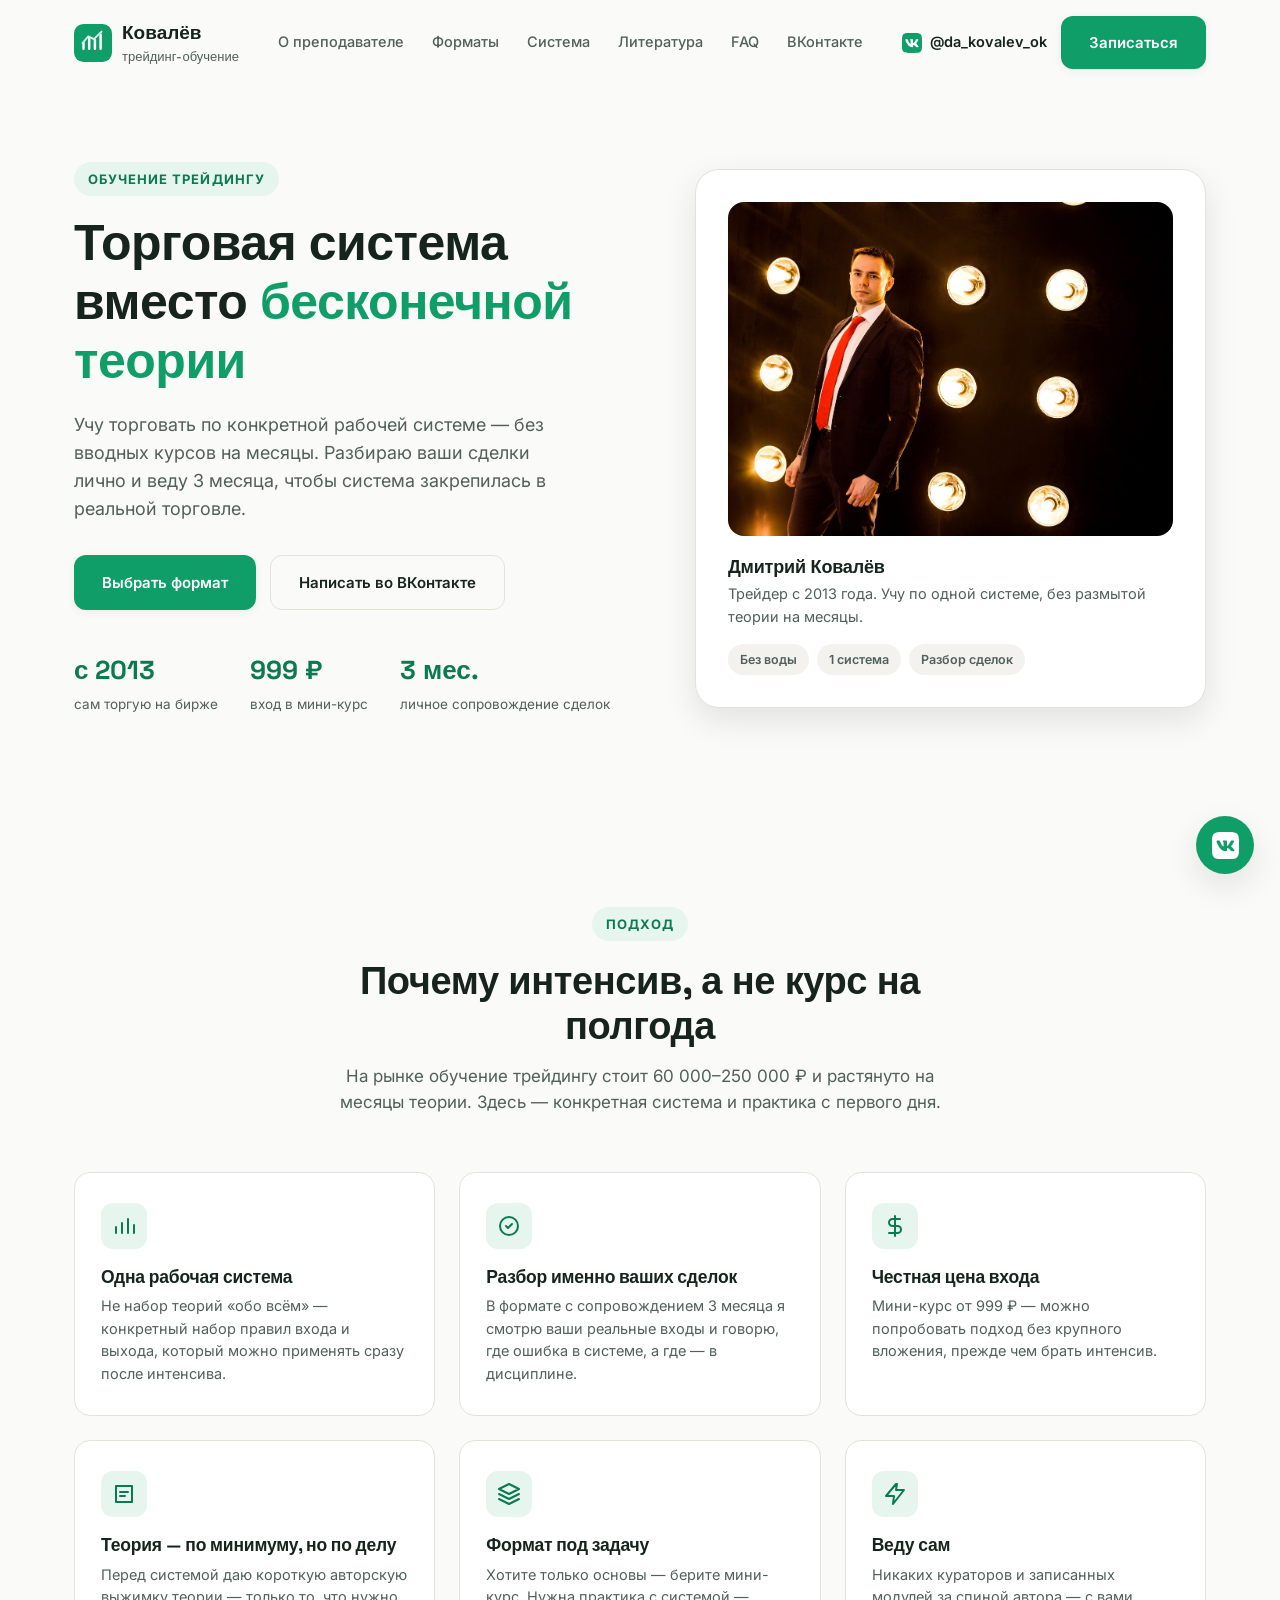
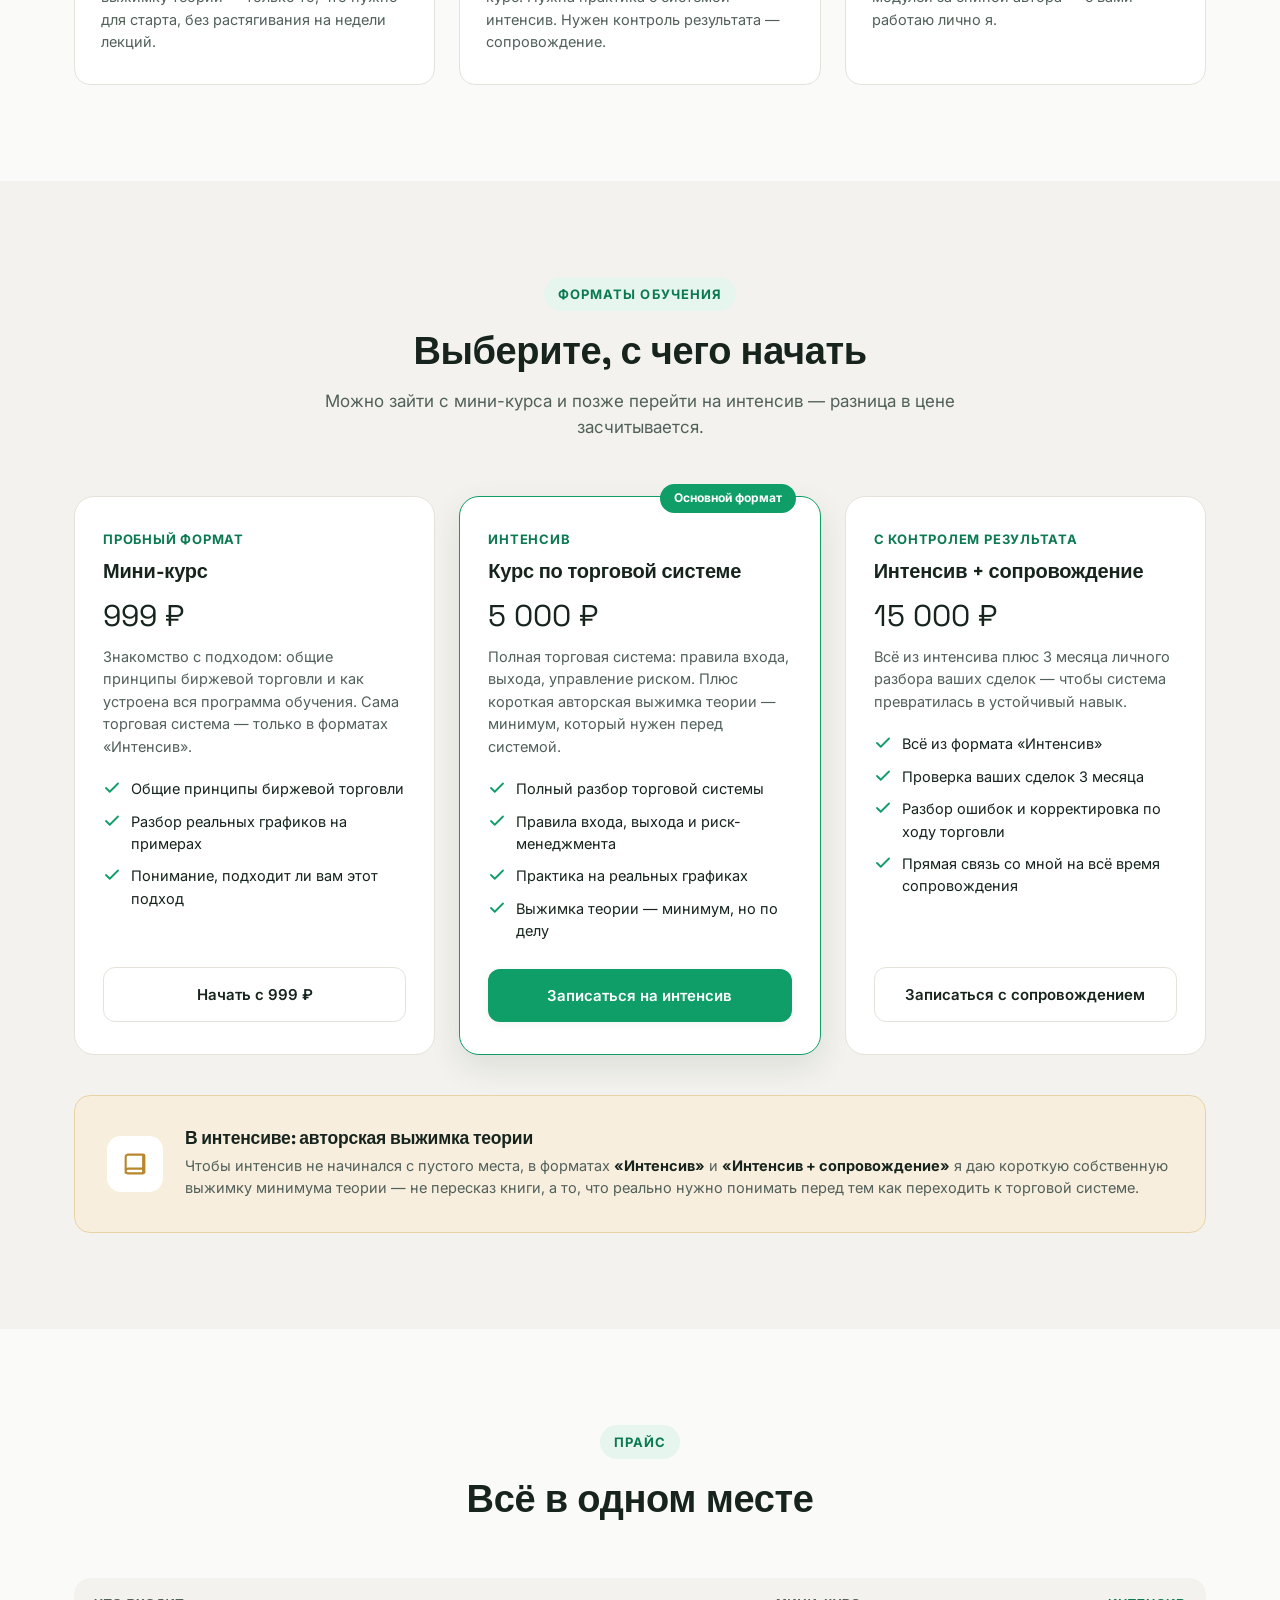
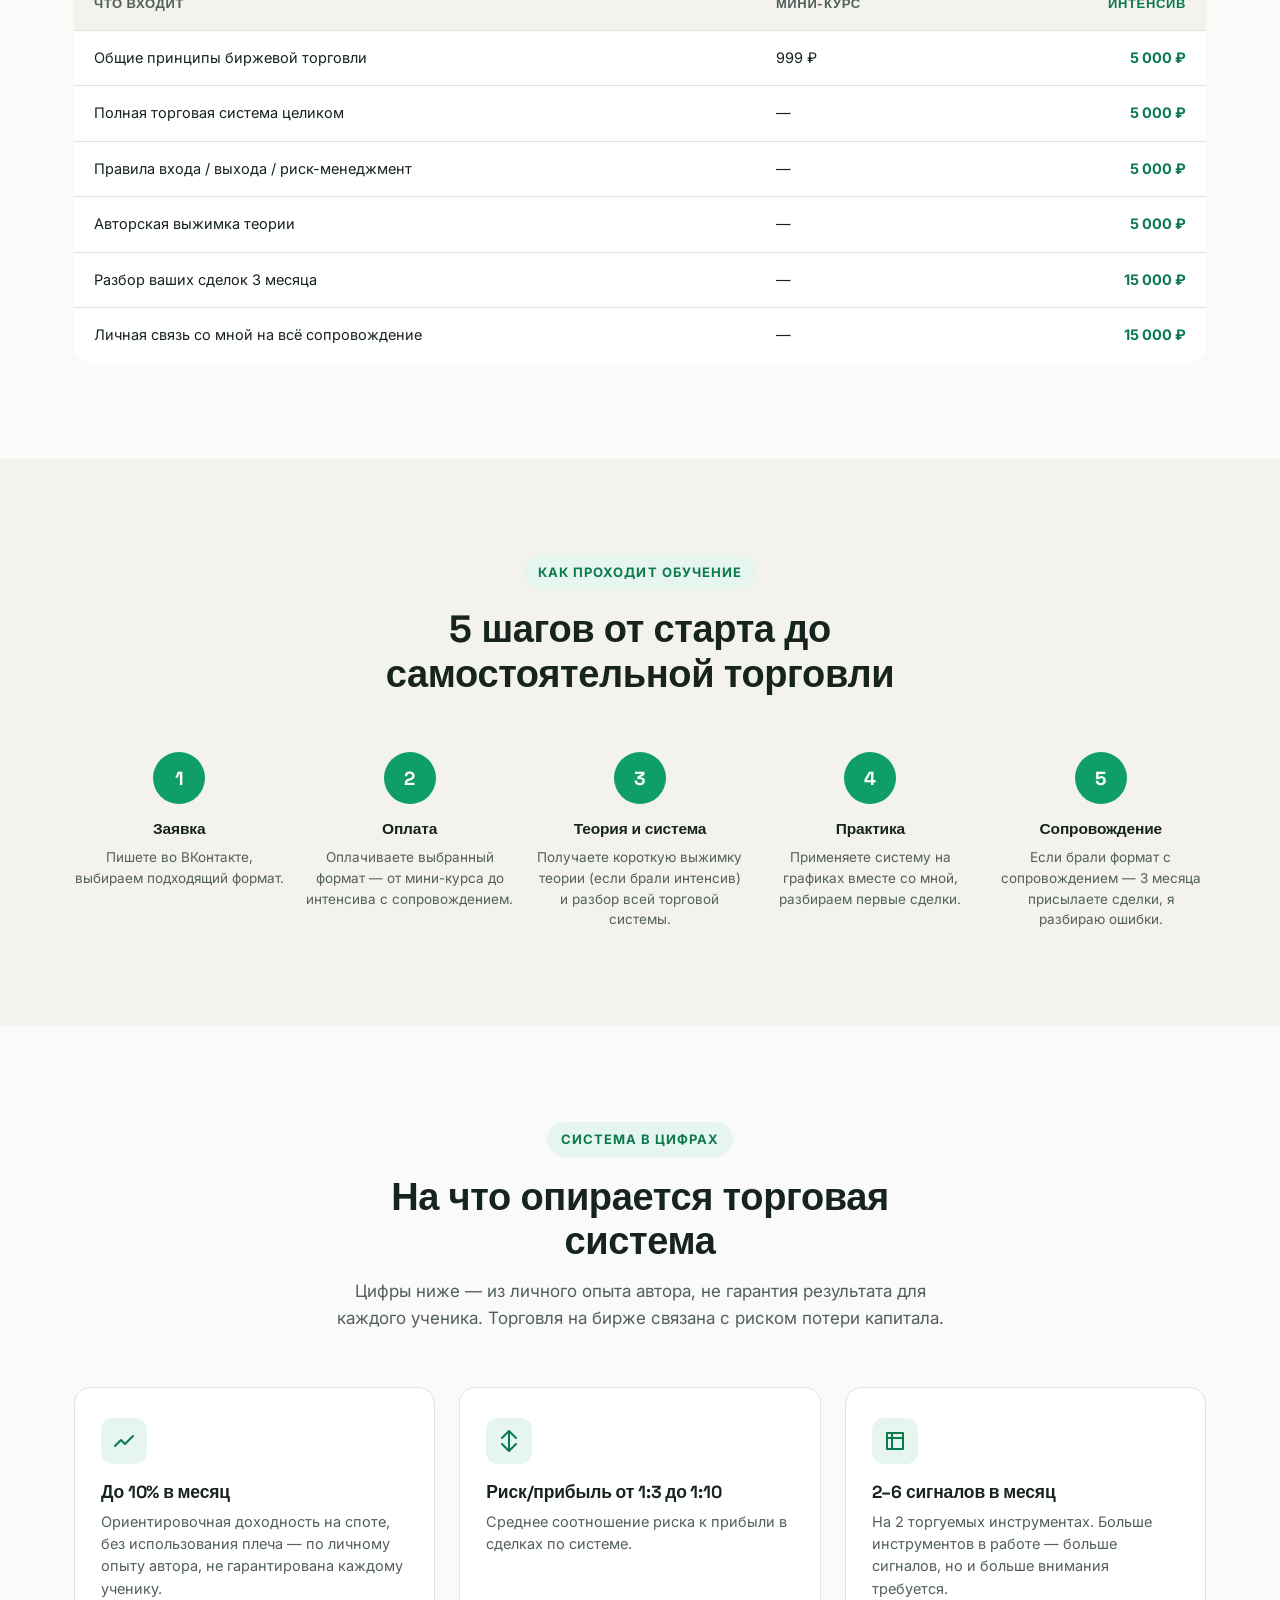
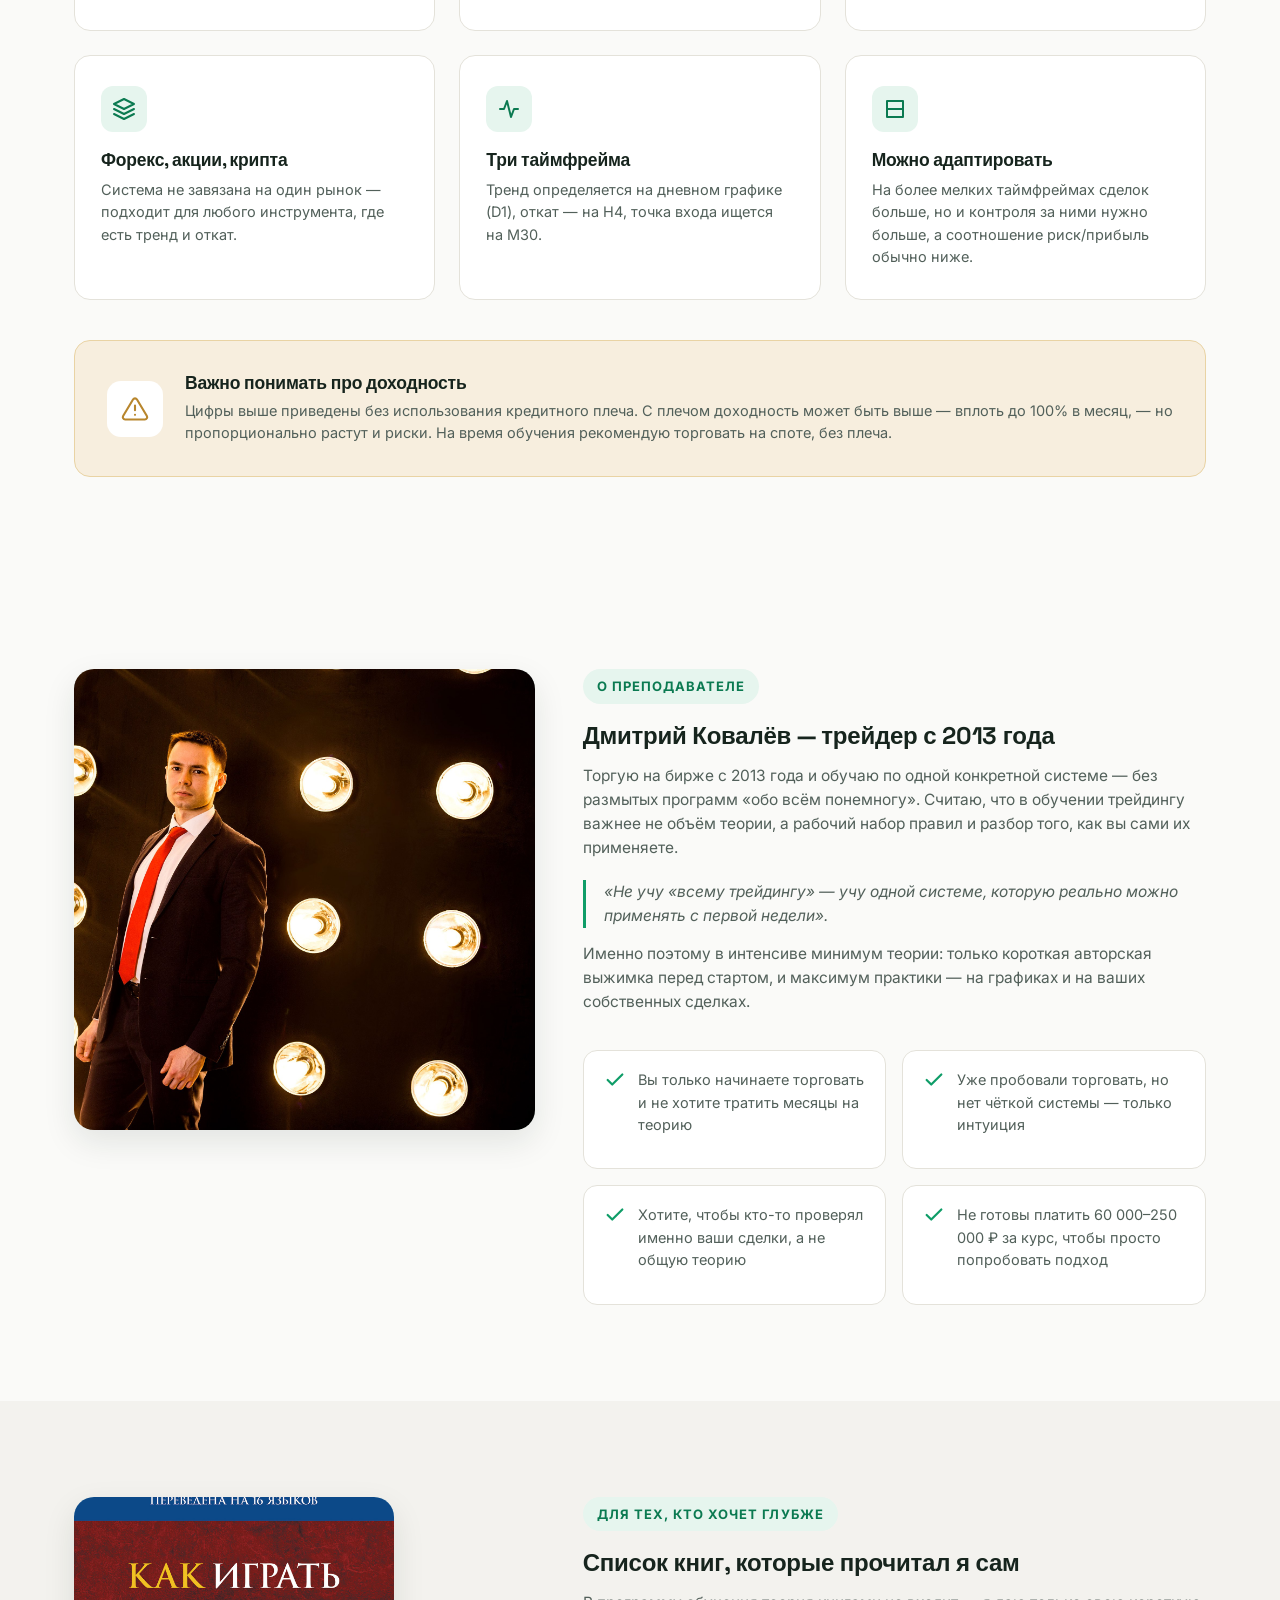
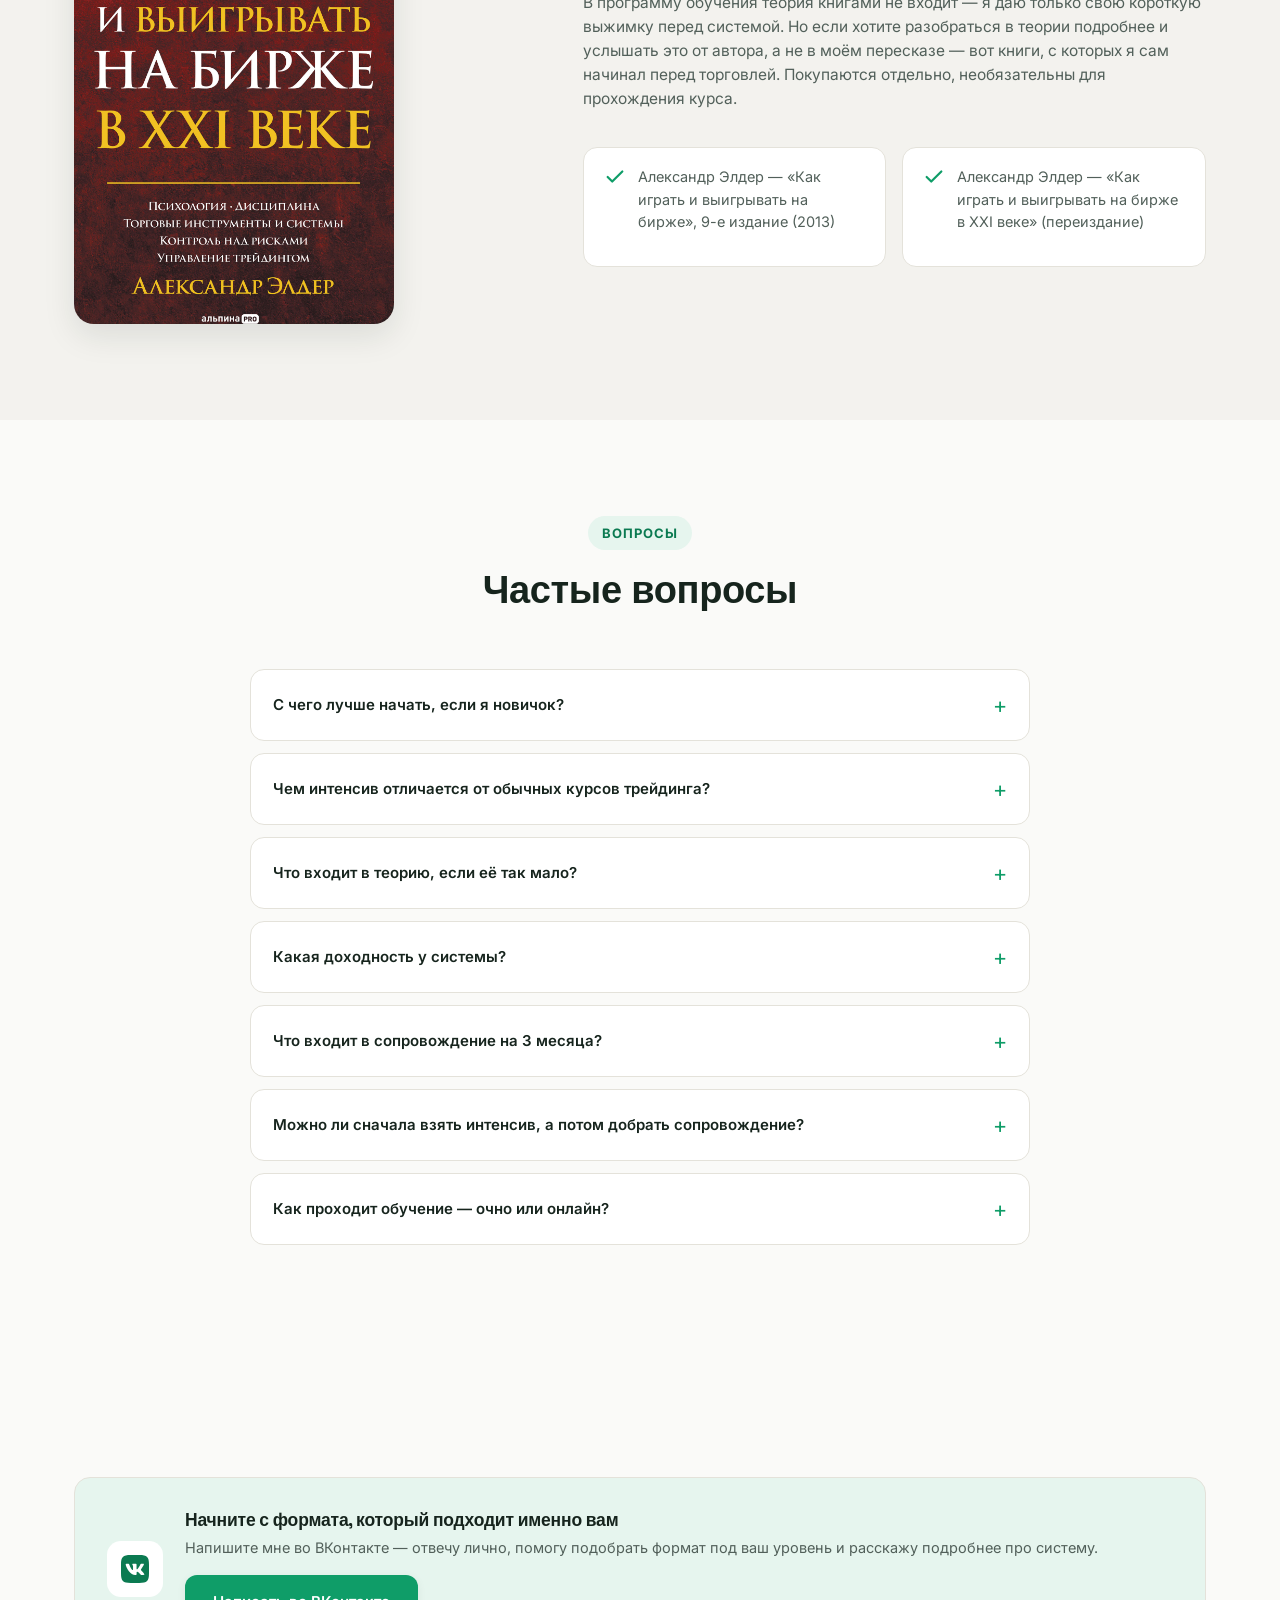
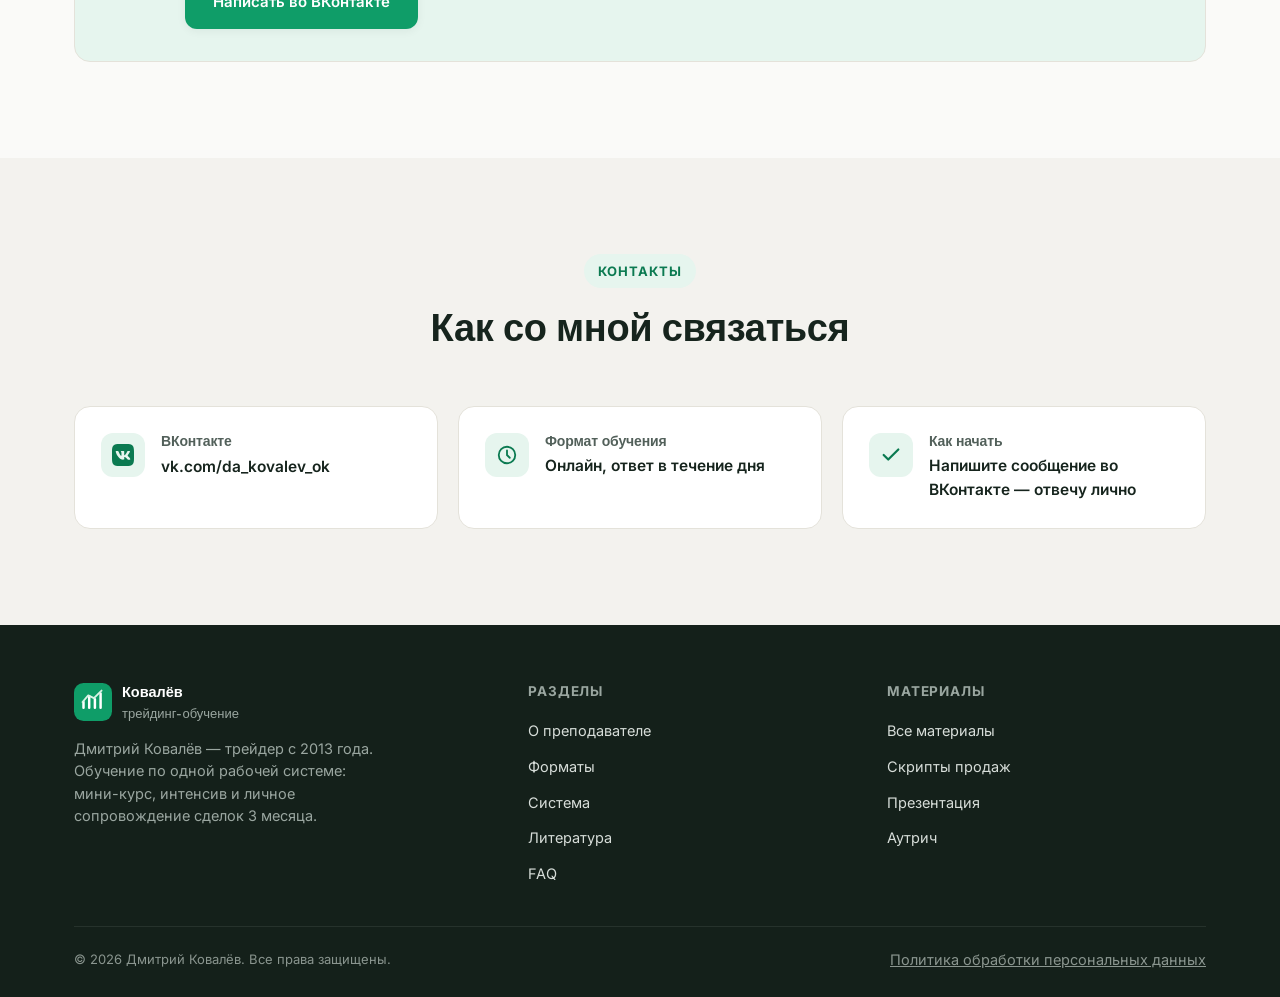
<file: index.html>
<!DOCTYPE html>
<html lang="ru">
<head>
<meta charset="UTF-8">
<meta name="viewport" content="width=device-width, initial-scale=1.0">
<title>Дмитрий Ковалёв — обучение трейдингу по торговой системе</title>
<meta name="description" content="Обучение трейдингу без воды: одна рабочая торговая система, разбор ваших сделок и личное сопровождение 3 месяца. Трейдер с 2013 года. Мини-курс от 999 ₽.">
<link rel="preconnect" href="https://fonts.googleapis.com">
<link rel="preconnect" href="https://fonts.gstatic.com" crossorigin>
<link href="https://fonts.googleapis.com/css2?family=Inter:wght@400;500;600;700;800&family=Space+Grotesk:wght@500;600;700&display=swap" rel="stylesheet">
<link rel="stylesheet" href="styles.css">
</head>
<body>

<header class="header" id="header">
  <div class="container header__inner">
    <a href="#top" class="logo">
      <svg class="logo__icon" viewBox="0 0 40 40" fill="none" xmlns="http://www.w3.org/2000/svg">
        <rect width="40" height="40" rx="10" fill="#0F9D68"/>
        <path d="M10 26L10 20M16 26L16 14M22 26L22 17M28 26L28 11" stroke="white" stroke-width="2.6" stroke-linecap="round"/>
        <path d="M9 20L15 13L21 16L29 8" stroke="#D9F2E5" stroke-width="2" stroke-linecap="round" stroke-linejoin="round"/>
      </svg>
      <span>
        Ковалёв
        <span class="logo__suffix">трейдинг-обучение</span>
      </span>
    </a>

    <nav class="nav" id="nav">
      <a href="#about">О преподавателе</a>
      <a href="#services">Форматы</a>
      <a href="#system">Система</a>
      <a href="#reading">Литература</a>
      <a href="#faq">FAQ</a>
      <a href="https://vk.com/da_kovalev_ok" target="_blank" rel="noopener">ВКонтакте</a>
    </nav>

    <div class="header__actions">
      <a href="https://vk.com/da_kovalev_ok" class="header__tg" target="_blank" rel="noopener">
        <svg viewBox="0 0 24 24" fill="currentColor"><path d="M15.684 0H8.316C1.592 0 0 1.592 0 8.316v7.368C0 22.408 1.592 24 8.316 24h7.368C22.408 24 24 22.408 24 15.684V8.316C24 1.592 22.408 0 15.684 0zm3.692 17.123h-1.744c-.66 0-.864-.525-2.05-1.727-1.033-1.01-1.49-1.135-1.744-1.135-.356 0-.458.102-.458.593v1.575c0 .424-.135.678-1.253.678-1.846 0-3.896-1.12-5.339-3.202C4.624 10.857 4.03 8.57 4.03 8.096c0-.254.102-.491.593-.491h1.744c.44 0 .61.203.78.677.847 2.457 2.27 4.607 2.85 4.607.22 0 .322-.102.322-.66V9.721c-.068-1.186-.695-1.284-.695-1.71 0-.203.17-.407.44-.407h2.744c.373 0 .508.203.508.643v3.473c0 .372.17.508.271.508.22 0 .407-.136.813-.542 1.27-1.422 2.18-3.62 2.18-3.62.119-.254.305-.491.745-.491h1.744c.525 0 .644.271.525.643-.22 1.017-2.354 4.02-2.354 4.02-.186.305-.254.44 0 .78.186.254.796.78 1.203 1.253.745.847 1.32 1.558 1.473 2.05.17.49-.085.744-.576.744z"/></svg>
        <span>@da_kovalev_ok</span>
      </a>
      <a href="https://vk.com/da_kovalev_ok" class="btn btn--primary" target="_blank" rel="noopener">Записаться</a>
      <button class="burger" id="burger" aria-label="Меню">
        <span></span><span></span><span></span>
      </button>
    </div>
  </div>
</header>

<main id="top">

  <!-- HERO -->
  <section class="hero">
    <div class="container hero__inner">
      <div>
        <span class="eyebrow">Обучение трейдингу</span>
        <h1>Торговая система вместо <span>бесконечной теории</span></h1>
        <p class="hero__lead">Учу торговать по конкретной рабочей системе — без вводных курсов на месяцы. Разбираю ваши сделки лично и веду 3 месяца, чтобы система закрепилась в реальной торговле.</p>
        <div class="hero__actions">
          <a href="#services" class="btn btn--primary">Выбрать формат</a>
          <a href="https://vk.com/da_kovalev_ok" class="btn btn--ghost" target="_blank" rel="noopener">Написать во ВКонтакте</a>
        </div>
        <div class="hero__stats">
          <div class="hero__stat"><b>с 2013</b><span>сам торгую на бирже</span></div>
          <div class="hero__stat"><b>999 ₽</b><span>вход в мини-курс</span></div>
          <div class="hero__stat"><b>3 мес.</b><span>личное сопровождение сделок</span></div>
        </div>
      </div>

      <div class="hero__card">
        <div class="hero__card-photo">
          <img src="img/dmitry-portrait.jpg" alt="Дмитрий Ковалёв, трейдер">
        </div>
        <h3>Дмитрий Ковалёв</h3>
        <p>Трейдер с 2013 года. Учу по одной системе, без размытой теории на месяцы.</p>
        <div class="hero__card-tags">
          <span>Без воды</span>
          <span>1 система</span>
          <span>Разбор сделок</span>
        </div>
      </div>
    </div>
  </section>

  <!-- PRINCIPLES -->
  <section class="section" id="principles">
    <div class="container">
      <div class="section__head">
        <span class="eyebrow">Подход</span>
        <h2>Почему интенсив, а не курс на полгода</h2>
        <p>На рынке обучение трейдингу стоит 60 000–250 000 ₽ и растянуто на месяцы теории. Здесь — конкретная система и практика с первого дня.</p>
      </div>
      <div class="adv-grid">
        <div class="adv">
          <div class="adv__icon"><svg viewBox="0 0 24 24" fill="none"><path d="M4 19V13M10 19V9M16 19V5M22 19V11" stroke="currentColor" stroke-width="2" stroke-linecap="round"/></svg></div>
          <h3>Одна рабочая система</h3>
          <p>Не набор теорий «обо всём» — конкретный набор правил входа и выхода, который можно применять сразу после интенсива.</p>
        </div>
        <div class="adv">
          <div class="adv__icon"><svg viewBox="0 0 24 24" fill="none"><path d="M9 12l2 2 4-4M21 12a9 9 0 1 1-18 0 9 9 0 0 1 18 0Z" stroke="currentColor" stroke-width="2" stroke-linecap="round" stroke-linejoin="round"/></svg></div>
          <h3>Разбор именно ваших сделок</h3>
          <p>В формате с сопровождением 3 месяца я смотрю ваши реальные входы и говорю, где ошибка в системе, а где — в дисциплине.</p>
        </div>
        <div class="adv">
          <div class="adv__icon"><svg viewBox="0 0 24 24" fill="none"><path d="M12 2v20M17 5H9.5a3.5 3.5 0 0 0 0 7h5a3.5 3.5 0 0 1 0 7H6" stroke="currentColor" stroke-width="2" stroke-linecap="round"/></svg></div>
          <h3>Честная цена входа</h3>
          <p>Мини-курс от 999 ₽ — можно попробовать подход без крупного вложения, прежде чем брать интенсив.</p>
        </div>
        <div class="adv">
          <div class="adv__icon"><svg viewBox="0 0 24 24" fill="none"><path d="M4 4h16v16H4V4Z" stroke="currentColor" stroke-width="2" stroke-linejoin="round"/><path d="M8 10h8M8 14h5" stroke="currentColor" stroke-width="2" stroke-linecap="round"/></svg></div>
          <h3>Теория — по минимуму, но по делу</h3>
          <p>Перед системой даю короткую авторскую выжимку теории — только то, что нужно для старта, без растягивания на недели лекций.</p>
        </div>
        <div class="adv">
          <div class="adv__icon"><svg viewBox="0 0 24 24" fill="none"><path d="M12 2 2 7l10 5 10-5-10-5ZM2 17l10 5 10-5M2 12l10 5 10-5" stroke="currentColor" stroke-width="2" stroke-linecap="round" stroke-linejoin="round"/></svg></div>
          <h3>Формат под задачу</h3>
          <p>Хотите только основы — берите мини-курс. Нужна практика с системой — интенсив. Нужен контроль результата — сопровождение.</p>
        </div>
        <div class="adv">
          <div class="adv__icon"><svg viewBox="0 0 24 24" fill="none"><path d="M13 2 3 14h8l-1 8 11-14h-8l1-6Z" stroke="currentColor" stroke-width="2" stroke-linejoin="round"/></svg></div>
          <h3>Веду сам</h3>
          <p>Никаких кураторов и записанных модулей за спиной автора — с вами работаю лично я.</p>
        </div>
      </div>
    </div>
  </section>

  <!-- SERVICES -->
  <section class="section section--alt" id="services">
    <div class="container">
      <div class="section__head">
        <span class="eyebrow">Форматы обучения</span>
        <h2>Выберите, с чего начать</h2>
        <p>Можно зайти с мини-курса и позже перейти на интенсив — разница в цене засчитывается.</p>
      </div>

      <div class="srv-grid">
        <div class="srv">
          <div class="srv__label">Пробный формат</div>
          <h3>Мини-курс</h3>
          <div class="srv__price">999 ₽</div>
          <p class="srv__desc">Знакомство с подходом: общие принципы биржевой торговли и как устроена вся программа обучения. Сама торговая система — только в форматах «Интенсив».</p>
          <ul class="srv__list">
            <li><svg viewBox="0 0 24 24" fill="none"><path d="M20 6 9 17l-5-5" stroke="currentColor" stroke-width="2.4" stroke-linecap="round" stroke-linejoin="round"/></svg>Общие принципы биржевой торговли</li>
            <li><svg viewBox="0 0 24 24" fill="none"><path d="M20 6 9 17l-5-5" stroke="currentColor" stroke-width="2.4" stroke-linecap="round" stroke-linejoin="round"/></svg>Разбор реальных графиков на примерах</li>
            <li><svg viewBox="0 0 24 24" fill="none"><path d="M20 6 9 17l-5-5" stroke="currentColor" stroke-width="2.4" stroke-linecap="round" stroke-linejoin="round"/></svg>Понимание, подходит ли вам этот подход</li>
          </ul>
          <a href="https://vk.com/da_kovalev_ok" class="btn btn--ghost btn--block" target="_blank" rel="noopener">Начать с 999 ₽</a>
        </div>

        <div class="srv srv--featured">
          <div class="srv__badge">Основной формат</div>
          <div class="srv__label">Интенсив</div>
          <h3>Курс по торговой системе</h3>
          <div class="srv__price">5 000 ₽</div>
          <p class="srv__desc">Полная торговая система: правила входа, выхода, управление риском. Плюс короткая авторская выжимка теории — минимум, который нужен перед системой.</p>
          <ul class="srv__list">
            <li><svg viewBox="0 0 24 24" fill="none"><path d="M20 6 9 17l-5-5" stroke="currentColor" stroke-width="2.4" stroke-linecap="round" stroke-linejoin="round"/></svg>Полный разбор торговой системы</li>
            <li><svg viewBox="0 0 24 24" fill="none"><path d="M20 6 9 17l-5-5" stroke="currentColor" stroke-width="2.4" stroke-linecap="round" stroke-linejoin="round"/></svg>Правила входа, выхода и риск-менеджмента</li>
            <li><svg viewBox="0 0 24 24" fill="none"><path d="M20 6 9 17l-5-5" stroke="currentColor" stroke-width="2.4" stroke-linecap="round" stroke-linejoin="round"/></svg>Практика на реальных графиках</li>
            <li><svg viewBox="0 0 24 24" fill="none"><path d="M20 6 9 17l-5-5" stroke="currentColor" stroke-width="2.4" stroke-linecap="round" stroke-linejoin="round"/></svg>Выжимка теории — минимум, но по делу</li>
          </ul>
          <a href="https://vk.com/da_kovalev_ok" class="btn btn--primary btn--block" target="_blank" rel="noopener">Записаться на интенсив</a>
        </div>

        <div class="srv">
          <div class="srv__label">С контролем результата</div>
          <h3>Интенсив + сопровождение</h3>
          <div class="srv__price">15 000 ₽</div>
          <p class="srv__desc">Всё из интенсива плюс 3 месяца личного разбора ваших сделок — чтобы система превратилась в устойчивый навык.</p>
          <ul class="srv__list">
            <li><svg viewBox="0 0 24 24" fill="none"><path d="M20 6 9 17l-5-5" stroke="currentColor" stroke-width="2.4" stroke-linecap="round" stroke-linejoin="round"/></svg>Всё из формата «Интенсив»</li>
            <li><svg viewBox="0 0 24 24" fill="none"><path d="M20 6 9 17l-5-5" stroke="currentColor" stroke-width="2.4" stroke-linecap="round" stroke-linejoin="round"/></svg>Проверка ваших сделок 3 месяца</li>
            <li><svg viewBox="0 0 24 24" fill="none"><path d="M20 6 9 17l-5-5" stroke="currentColor" stroke-width="2.4" stroke-linecap="round" stroke-linejoin="round"/></svg>Разбор ошибок и корректировка по ходу торговли</li>
            <li><svg viewBox="0 0 24 24" fill="none"><path d="M20 6 9 17l-5-5" stroke="currentColor" stroke-width="2.4" stroke-linecap="round" stroke-linejoin="round"/></svg>Прямая связь со мной на всё время сопровождения</li>
          </ul>
          <a href="https://vk.com/da_kovalev_ok" class="btn btn--ghost btn--block" target="_blank" rel="noopener">Записаться с сопровождением</a>
        </div>
      </div>

      <div class="bonus">
        <div class="bonus__icon">
          <svg viewBox="0 0 24 24" fill="none"><path d="M4 19.5V6a2 2 0 0 1 2-2h13a1 1 0 0 1 1 1v14.5M6 4h13v16H6a2 2 0 0 1 0-4h13" stroke="currentColor" stroke-width="1.8" stroke-linecap="round" stroke-linejoin="round"/></svg>
        </div>
        <div>
          <h4>В интенсиве: авторская выжимка теории</h4>
          <p>Чтобы интенсив не начинался с пустого места, в форматах <b>«Интенсив»</b> и <b>«Интенсив + сопровождение»</b> я даю короткую собственную выжимку минимума теории — не пересказ книги, а то, что реально нужно понимать перед тем как переходить к торговой системе.</p>
        </div>
      </div>
    </div>
  </section>

  <!-- PRICE TABLE -->
  <section class="section" id="price">
    <div class="container">
      <div class="section__head">
        <span class="eyebrow">Прайс</span>
        <h2>Всё в одном месте</h2>
      </div>
      <div class="price-table__wrap">
        <table class="price-table">
          <thead>
            <tr><th>Что входит</th><th>Мини-курс</th><th>Интенсив</th></tr>
          </thead>
          <tbody>
            <tr><td>Общие принципы биржевой торговли</td><td>999 ₽</td><td>5 000 ₽</td></tr>
            <tr><td>Полная торговая система целиком</td><td>—</td><td>5 000 ₽</td></tr>
            <tr><td>Правила входа / выхода / риск-менеджмент</td><td>—</td><td>5 000 ₽</td></tr>
            <tr><td>Авторская выжимка теории</td><td>—</td><td>5 000 ₽</td></tr>
            <tr><td>Разбор ваших сделок 3 месяца</td><td>—</td><td>15 000 ₽</td></tr>
            <tr><td>Личная связь со мной на всё сопровождение</td><td>—</td><td>15 000 ₽</td></tr>
          </tbody>
        </table>
      </div>
    </div>
  </section>

  <!-- PROCESS -->
  <section class="section section--alt" id="process">
    <div class="container">
      <div class="section__head">
        <span class="eyebrow">Как проходит обучение</span>
        <h2>5 шагов от старта до самостоятельной торговли</h2>
      </div>
      <div class="steps">
        <div class="step">
          <div class="step__num">1</div>
          <h3>Заявка</h3>
          <p>Пишете во ВКонтакте, выбираем подходящий формат.</p>
        </div>
        <div class="step">
          <div class="step__num">2</div>
          <h3>Оплата</h3>
          <p>Оплачиваете выбранный формат — от мини-курса до интенсива с сопровождением.</p>
        </div>
        <div class="step">
          <div class="step__num">3</div>
          <h3>Теория и система</h3>
          <p>Получаете короткую выжимку теории (если брали интенсив) и разбор всей торговой системы.</p>
        </div>
        <div class="step">
          <div class="step__num">4</div>
          <h3>Практика</h3>
          <p>Применяете систему на графиках вместе со мной, разбираем первые сделки.</p>
        </div>
        <div class="step">
          <div class="step__num">5</div>
          <h3>Сопровождение</h3>
          <p>Если брали формат с сопровождением — 3 месяца присылаете сделки, я разбираю ошибки.</p>
        </div>
      </div>
    </div>
  </section>

  <!-- SYSTEM STATS -->
  <section class="section" id="system">
    <div class="container">
      <div class="section__head">
        <span class="eyebrow">Система в цифрах</span>
        <h2>На что опирается торговая система</h2>
        <p>Цифры ниже — из личного опыта автора, не гарантия результата для каждого ученика. Торговля на бирже связана с риском потери капитала.</p>
      </div>

      <div class="adv-grid">
        <div class="adv">
          <div class="adv__icon"><svg viewBox="0 0 24 24" fill="none"><path d="M3 17l6-6 4 4 8-8" stroke="currentColor" stroke-width="2" stroke-linecap="round" stroke-linejoin="round"/></svg></div>
          <h3>До 10% в месяц</h3>
          <p>Ориентировочная доходность на споте, без использования плеча — по личному опыту автора, не гарантирована каждому ученику.</p>
        </div>
        <div class="adv">
          <div class="adv__icon"><svg viewBox="0 0 24 24" fill="none"><path d="M12 2v20M5 9l7-7 7 7M5 15l7 7 7-7" stroke="currentColor" stroke-width="2" stroke-linecap="round" stroke-linejoin="round"/></svg></div>
          <h3>Риск/прибыль от 1:3 до 1:10</h3>
          <p>Среднее соотношение риска к прибыли в сделках по системе.</p>
        </div>
        <div class="adv">
          <div class="adv__icon"><svg viewBox="0 0 24 24" fill="none"><path d="M4 4h16v16H4V4Z" stroke="currentColor" stroke-width="2" stroke-linejoin="round"/><path d="M4 9h16M9 4v16" stroke="currentColor" stroke-width="2"/></svg></div>
          <h3>2–6 сигналов в месяц</h3>
          <p>На 2 торгуемых инструментах. Больше инструментов в работе — больше сигналов, но и больше внимания требуется.</p>
        </div>
        <div class="adv">
          <div class="adv__icon"><svg viewBox="0 0 24 24" fill="none"><path d="M12 2 2 7l10 5 10-5-10-5ZM2 17l10 5 10-5M2 12l10 5 10-5" stroke="currentColor" stroke-width="2" stroke-linecap="round" stroke-linejoin="round"/></svg></div>
          <h3>Форекс, акции, крипта</h3>
          <p>Система не завязана на один рынок — подходит для любого инструмента, где есть тренд и откат.</p>
        </div>
        <div class="adv">
          <div class="adv__icon"><svg viewBox="0 0 24 24" fill="none"><path d="M3 12h4l3-8 4 16 3-8h4" stroke="currentColor" stroke-width="2" stroke-linecap="round" stroke-linejoin="round"/></svg></div>
          <h3>Три таймфрейма</h3>
          <p>Тренд определяется на дневном графике (D1), откат — на H4, точка входа ищется на M30.</p>
        </div>
        <div class="adv">
          <div class="adv__icon"><svg viewBox="0 0 24 24" fill="none"><path d="M4 4h16v16H4V4Z" stroke="currentColor" stroke-width="2" stroke-linejoin="round"/><path d="M4 12h16" stroke="currentColor" stroke-width="2"/></svg></div>
          <h3>Можно адаптировать</h3>
          <p>На более мелких таймфреймах сделок больше, но и контроля за ними нужно больше, а соотношение риск/прибыль обычно ниже.</p>
        </div>
      </div>

      <div class="bonus">
        <div class="bonus__icon">
          <svg viewBox="0 0 24 24" fill="none"><path d="M12 9v4M12 17h.01M10.29 3.86 1.82 18a2 2 0 0 0 1.71 3h16.94a2 2 0 0 0 1.71-3L13.71 3.86a2 2 0 0 0-3.42 0Z" stroke="currentColor" stroke-width="1.8" stroke-linecap="round" stroke-linejoin="round"/></svg>
        </div>
        <div>
          <h4>Важно понимать про доходность</h4>
          <p>Цифры выше приведены без использования кредитного плеча. С плечом доходность может быть выше — вплоть до 100% в месяц, — но пропорционально растут и риски. На время обучения рекомендую торговать на споте, без плеча.</p>
        </div>
      </div>
    </div>
  </section>

  <!-- ABOUT / WHO IT'S FOR -->
  <section class="section" id="about">
    <div class="container">
      <div class="about-grid">
        <div class="about__photo">
          <img src="img/dmitry-portrait.jpg" alt="Дмитрий Ковалёв, трейдер">
        </div>
        <div class="about__text">
          <span class="eyebrow">О преподавателе</span>
          <h3>Дмитрий Ковалёв — трейдер с 2013 года</h3>
          <p>Торгую на бирже с 2013 года и обучаю по одной конкретной системе — без размытых программ «обо всём понемногу». Считаю, что в обучении трейдингу важнее не объём теории, а рабочий набор правил и разбор того, как вы сами их применяете.</p>
          <p class="about__quote">«Не учу «всему трейдингу» — учу одной системе, которую реально можно применять с первой недели».</p>
          <p>Именно поэтому в интенсиве минимум теории: только короткая авторская выжимка перед стартом, и максимум практики — на графиках и на ваших собственных сделках.</p>

          <div class="fit-grid">
            <div class="fit">
              <svg viewBox="0 0 24 24" fill="none"><path d="M20 6 9 17l-5-5" stroke="currentColor" stroke-width="2.4" stroke-linecap="round" stroke-linejoin="round"/></svg>
              <p>Вы только начинаете торговать и не хотите тратить месяцы на теорию</p>
            </div>
            <div class="fit">
              <svg viewBox="0 0 24 24" fill="none"><path d="M20 6 9 17l-5-5" stroke="currentColor" stroke-width="2.4" stroke-linecap="round" stroke-linejoin="round"/></svg>
              <p>Уже пробовали торговать, но нет чёткой системы — только интуиция</p>
            </div>
            <div class="fit">
              <svg viewBox="0 0 24 24" fill="none"><path d="M20 6 9 17l-5-5" stroke="currentColor" stroke-width="2.4" stroke-linecap="round" stroke-linejoin="round"/></svg>
              <p>Хотите, чтобы кто-то проверял именно ваши сделки, а не общую теорию</p>
            </div>
            <div class="fit">
              <svg viewBox="0 0 24 24" fill="none"><path d="M20 6 9 17l-5-5" stroke="currentColor" stroke-width="2.4" stroke-linecap="round" stroke-linejoin="round"/></svg>
              <p>Не готовы платить 60 000–250 000 ₽ за курс, чтобы просто попробовать подход</p>
            </div>
          </div>
        </div>
      </div>
    </div>
  </section>

  <!-- RECOMMENDED READING -->
  <section class="section section--alt" id="reading">
    <div class="container">
      <div class="about-grid">
        <div class="about__photo" style="aspect-ratio: 3/4; max-width: 320px;">
          <img src="img/book-cover-21vek.jpg" alt="Александр Элдер — Как играть и выигрывать на бирже в XXI веке">
        </div>
        <div class="about__text">
          <span class="eyebrow">Для тех, кто хочет глубже</span>
          <h3>Список книг, которые прочитал я сам</h3>
          <p>В программу обучения теория книгами не входит — я даю только свою короткую выжимку перед системой. Но если хотите разобраться в теории подробнее и услышать это от автора, а не в моём пересказе — вот книги, с которых я сам начинал перед торговлей. Покупаются отдельно, необязательны для прохождения курса.</p>

          <div class="fit-grid">
            <div class="fit">
              <svg viewBox="0 0 24 24" fill="none"><path d="M20 6 9 17l-5-5" stroke="currentColor" stroke-width="2.4" stroke-linecap="round" stroke-linejoin="round"/></svg>
              <p>Александр Элдер — «Как играть и выигрывать на бирже», 9-е издание (2013)</p>
            </div>
            <div class="fit">
              <svg viewBox="0 0 24 24" fill="none"><path d="M20 6 9 17l-5-5" stroke="currentColor" stroke-width="2.4" stroke-linecap="round" stroke-linejoin="round"/></svg>
              <p>Александр Элдер — «Как играть и выигрывать на бирже в XXI веке» (переиздание)</p>
            </div>
          </div>
        </div>
      </div>
    </div>
  </section>

  <!-- FAQ -->
  <section class="section" id="faq">
    <div class="container">
      <div class="section__head">
        <span class="eyebrow">Вопросы</span>
        <h2>Частые вопросы</h2>
      </div>
      <div class="faq">
        <details class="faq__item">
          <summary>С чего лучше начать, если я новичок?</summary>
          <p>С мини-курса за 999 ₽ — вы познакомитесь с подходом и поймёте, насколько он вам близок, прежде чем брать интенсив.</p>
        </details>
        <details class="faq__item">
          <summary>Чем интенсив отличается от обычных курсов трейдинга?</summary>
          <p>Обычные курсы растянуты на месяцы теории. Здесь — конкретная торговая система и практика с первого занятия, без лишней воды.</p>
        </details>
        <details class="faq__item">
          <summary>Что входит в теорию, если её так мало?</summary>
          <p>Короткая авторская выжимка минимума — не пересказ чужой книги, а то, что реально нужно понимать перед системой. Остальное время уходит на саму систему и практику. Если захотите разобраться в теории глубже — в разделе «Литература» я поделился книгами, с которых начинал сам; они не входят в курс и покупаются отдельно.</p>
        </details>
        <details class="faq__item">
          <summary>Какая доходность у системы?</summary>
          <p>По моему личному опыту — до 10% в месяц на споте без плеча, это не гарантия результата для каждого ученика. Подробные цифры и оговорки — в разделе «Система в цифрах» на сайте.</p>
        </details>
        <details class="faq__item">
          <summary>Что входит в сопровождение на 3 месяца?</summary>
          <p>Вы присылаете свои сделки, я смотрю, где ошибка в применении системы, а где — в дисциплине, и подсказываю, как скорректировать подход.</p>
        </details>
        <details class="faq__item">
          <summary>Можно ли сначала взять интенсив, а потом добрать сопровождение?</summary>
          <p>Да, напишите во ВКонтакте — доплатите разницу и подключим сопровождение.</p>
        </details>
        <details class="faq__item">
          <summary>Как проходит обучение — очно или онлайн?</summary>
          <p>Онлайн, через ВКонтакте — так удобно разбирать графики и сделки в переписке и созвонах, независимо от города.</p>
        </details>
      </div>
    </div>
  </section>

  <!-- CTA -->
  <section class="section" id="form">
    <div class="container">
      <div class="bonus" style="background: var(--clr-accent-soft); border-color: var(--clr-border);">
        <div class="bonus__icon" style="background: #fff; color: var(--clr-accent-dark);">
          <svg viewBox="0 0 24 24" fill="currentColor"><path d="M15.684 0H8.316C1.592 0 0 1.592 0 8.316v7.368C0 22.408 1.592 24 8.316 24h7.368C22.408 24 24 22.408 24 15.684V8.316C24 1.592 22.408 0 15.684 0zm3.692 17.123h-1.744c-.66 0-.864-.525-2.05-1.727-1.033-1.01-1.49-1.135-1.744-1.135-.356 0-.458.102-.458.593v1.575c0 .424-.135.678-1.253.678-1.846 0-3.896-1.12-5.339-3.202C4.624 10.857 4.03 8.57 4.03 8.096c0-.254.102-.491.593-.491h1.744c.44 0 .61.203.78.677.847 2.457 2.27 4.607 2.85 4.607.22 0 .322-.102.322-.66V9.721c-.068-1.186-.695-1.284-.695-1.71 0-.203.17-.407.44-.407h2.744c.373 0 .508.203.508.643v3.473c0 .372.17.508.271.508.22 0 .407-.136.813-.542 1.27-1.422 2.18-3.62 2.18-3.62.119-.254.305-.491.745-.491h1.744c.525 0 .644.271.525.643-.22 1.017-2.354 4.02-2.354 4.02-.186.305-.254.44 0 .78.186.254.796.78 1.203 1.253.745.847 1.32 1.558 1.473 2.05.17.49-.085.744-.576.744z"/></svg>
        </div>
        <div>
          <h4>Начните с формата, который подходит именно вам</h4>
          <p>Напишите мне во ВКонтакте — отвечу лично, помогу подобрать формат под ваш уровень и расскажу подробнее про систему.</p>
          <a href="https://vk.com/da_kovalev_ok" class="btn btn--primary" target="_blank" rel="noopener" style="margin-top: 16px;">Написать во ВКонтакте</a>
        </div>
      </div>
    </div>
  </section>

  <!-- CONTACTS -->
  <section class="section section--alt" id="contacts">
    <div class="container">
      <div class="section__head">
        <span class="eyebrow">Контакты</span>
        <h2>Как со мной связаться</h2>
      </div>
      <div class="contacts-grid">
        <div class="contact-card">
          <div class="contact-card__icon"><svg viewBox="0 0 24 24" fill="currentColor"><path d="M15.684 0H8.316C1.592 0 0 1.592 0 8.316v7.368C0 22.408 1.592 24 8.316 24h7.368C22.408 24 24 22.408 24 15.684V8.316C24 1.592 22.408 0 15.684 0zm3.692 17.123h-1.744c-.66 0-.864-.525-2.05-1.727-1.033-1.01-1.49-1.135-1.744-1.135-.356 0-.458.102-.458.593v1.575c0 .424-.135.678-1.253.678-1.846 0-3.896-1.12-5.339-3.202C4.624 10.857 4.03 8.57 4.03 8.096c0-.254.102-.491.593-.491h1.744c.44 0 .61.203.78.677.847 2.457 2.27 4.607 2.85 4.607.22 0 .322-.102.322-.66V9.721c-.068-1.186-.695-1.284-.695-1.71 0-.203.17-.407.44-.407h2.744c.373 0 .508.203.508.643v3.473c0 .372.17.508.271.508.22 0 .407-.136.813-.542 1.27-1.422 2.18-3.62 2.18-3.62.119-.254.305-.491.745-.491h1.744c.525 0 .644.271.525.643-.22 1.017-2.354 4.02-2.354 4.02-.186.305-.254.44 0 .78.186.254.796.78 1.203 1.253.745.847 1.32 1.558 1.473 2.05.17.49-.085.744-.576.744z"/></svg></div>
          <div><h4>ВКонтакте</h4><a href="https://vk.com/da_kovalev_ok" target="_blank" rel="noopener">vk.com/da_kovalev_ok</a></div>
        </div>
        <div class="contact-card">
          <div class="contact-card__icon"><svg viewBox="0 0 24 24" fill="none"><path d="M3 12a9 9 0 1 0 18 0 9 9 0 0 0-18 0Z" stroke="currentColor" stroke-width="2"/><path d="M12 7v5l3 3" stroke="currentColor" stroke-width="2" stroke-linecap="round"/></svg></div>
          <div><h4>Формат обучения</h4><p>Онлайн, ответ в течение дня</p></div>
        </div>
        <div class="contact-card">
          <div class="contact-card__icon"><svg viewBox="0 0 24 24" fill="none"><path d="M20 6 9 17l-5-5" stroke="currentColor" stroke-width="2.4" stroke-linecap="round" stroke-linejoin="round"/></svg></div>
          <div><h4>Как начать</h4><p>Напишите сообщение во ВКонтакте — отвечу лично</p></div>
        </div>
      </div>
    </div>
  </section>

</main>

<footer class="footer">
  <div class="container">
    <div class="footer__inner">
      <div>
        <a href="#top" class="logo">
          <svg class="logo__icon" viewBox="0 0 40 40" fill="none" xmlns="http://www.w3.org/2000/svg">
            <rect width="40" height="40" rx="10" fill="#0F9D68"/>
            <path d="M10 26L10 20M16 26L16 14M22 26L22 17M28 26L28 11" stroke="white" stroke-width="2.6" stroke-linecap="round"/>
            <path d="M9 20L15 13L21 16L29 8" stroke="#D9F2E5" stroke-width="2" stroke-linecap="round" stroke-linejoin="round"/>
          </svg>
          <span>Ковалёв <span class="logo__suffix">трейдинг-обучение</span></span>
        </a>
        <p class="footer__about">Дмитрий Ковалёв — трейдер с 2013 года. Обучение по одной рабочей системе: мини-курс, интенсив и личное сопровождение сделок 3 месяца.</p>
      </div>
      <div>
        <h5>Разделы</h5>
        <ul>
          <li><a href="#about">О преподавателе</a></li>
          <li><a href="#services">Форматы</a></li>
          <li><a href="#system">Система</a></li>
          <li><a href="#reading">Литература</a></li>
          <li><a href="#faq">FAQ</a></li>
        </ul>
      </div>
      <div>
        <h5>Материалы</h5>
        <ul>
          <li><a href="materials.html">Все материалы</a></li>
          <li><a href="scripts.html">Скрипты продаж</a></li>
          <li><a href="presentation.html">Презентация</a></li>
          <li><a href="outreach.html">Аутрич</a></li>
        </ul>
      </div>
    </div>
    <div class="footer__bottom">
      <span>&copy; <span id="year"></span> Дмитрий Ковалёв. Все права защищены.</span>
      <a href="privacy.html">Политика обработки персональных данных</a>
    </div>
  </div>
</footer>

<a href="https://vk.com/da_kovalev_ok" class="fab" target="_blank" rel="noopener" aria-label="Написать во ВКонтакте">
  <svg viewBox="0 0 24 24" fill="currentColor"><path d="M15.684 0H8.316C1.592 0 0 1.592 0 8.316v7.368C0 22.408 1.592 24 8.316 24h7.368C22.408 24 24 22.408 24 15.684V8.316C24 1.592 22.408 0 15.684 0zm3.692 17.123h-1.744c-.66 0-.864-.525-2.05-1.727-1.033-1.01-1.49-1.135-1.744-1.135-.356 0-.458.102-.458.593v1.575c0 .424-.135.678-1.253.678-1.846 0-3.896-1.12-5.339-3.202C4.624 10.857 4.03 8.57 4.03 8.096c0-.254.102-.491.593-.491h1.744c.44 0 .61.203.78.677.847 2.457 2.27 4.607 2.85 4.607.22 0 .322-.102.322-.66V9.721c-.068-1.186-.695-1.284-.695-1.71 0-.203.17-.407.44-.407h2.744c.373 0 .508.203.508.643v3.473c0 .372.17.508.271.508.22 0 .407-.136.813-.542 1.27-1.422 2.18-3.62 2.18-3.62.119-.254.305-.491.745-.491h1.744c.525 0 .644.271.525.643-.22 1.017-2.354 4.02-2.354 4.02-.186.305-.254.44 0 .78.186.254.796.78 1.203 1.253.745.847 1.32 1.558 1.473 2.05.17.49-.085.744-.576.744z"/></svg>
</a>

<script src="script.js"></script>
</body>
</html>
</file>
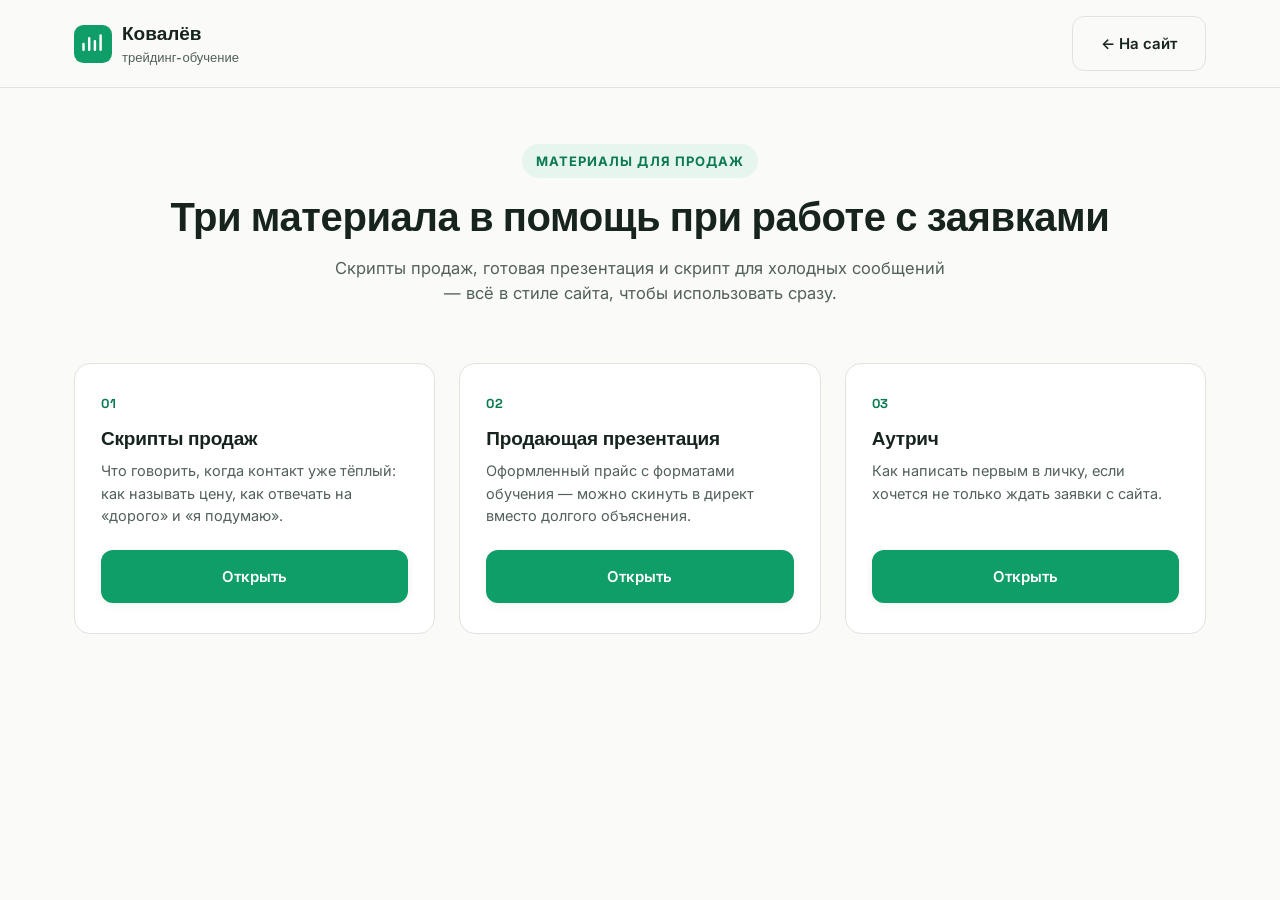
<file: materials.html>
<!DOCTYPE html>
<html lang="ru">
<head>
<meta charset="UTF-8">
<meta name="viewport" content="width=device-width, initial-scale=1.0">
<title>Материалы — Ковалёв, трейдинг-обучение</title>
<link rel="preconnect" href="https://fonts.googleapis.com">
<link rel="preconnect" href="https://fonts.gstatic.com" crossorigin>
<link href="https://fonts.googleapis.com/css2?family=Inter:wght@400;500;600;700;800&family=Space+Grotesk:wght@500;600;700&display=swap" rel="stylesheet">
<link rel="stylesheet" href="styles.css">
</head>
<body>

<div class="doc-bar">
  <div class="container doc-bar__inner">
    <a href="index.html" class="logo">
      <svg class="logo__icon" viewBox="0 0 40 40" fill="none" xmlns="http://www.w3.org/2000/svg">
        <rect width="40" height="40" rx="10" fill="#0F9D68"/>
        <path d="M10 26L10 20M16 26L16 14M22 26L22 17M28 26L28 11" stroke="white" stroke-width="2.6" stroke-linecap="round"/>
      </svg>
      <span>Ковалёв <span class="logo__suffix">трейдинг-обучение</span></span>
    </a>
    <div class="doc-bar__actions">
      <a href="index.html" class="btn btn--ghost">← На сайт</a>
    </div>
  </div>
</div>

<div class="container">
  <div class="doc-hero">
    <span class="eyebrow">Материалы для продаж</span>
    <h1>Три материала в помощь при работе с заявками</h1>
    <p>Скрипты продаж, готовая презентация и скрипт для холодных сообщений — всё в стиле сайта, чтобы использовать сразу.</p>
  </div>

  <div class="doc-cards">
    <div class="doc-card">
      <div class="doc-card__num">01</div>
      <h3>Скрипты продаж</h3>
      <p>Что говорить, когда контакт уже тёплый: как называть цену, как отвечать на «дорого» и «я подумаю».</p>
      <a href="scripts.html" class="btn btn--primary">Открыть</a>
    </div>
    <div class="doc-card">
      <div class="doc-card__num">02</div>
      <h3>Продающая презентация</h3>
      <p>Оформленный прайс с форматами обучения — можно скинуть в директ вместо долгого объяснения.</p>
      <a href="presentation.html" class="btn btn--primary">Открыть</a>
    </div>
    <div class="doc-card">
      <div class="doc-card__num">03</div>
      <h3>Аутрич</h3>
      <p>Как написать первым в личку, если хочется не только ждать заявки с сайта.</p>
      <a href="outreach.html" class="btn btn--primary">Открыть</a>
    </div>
  </div>
</div>

<script src="script.js"></script>
</body>
</html>
</file>
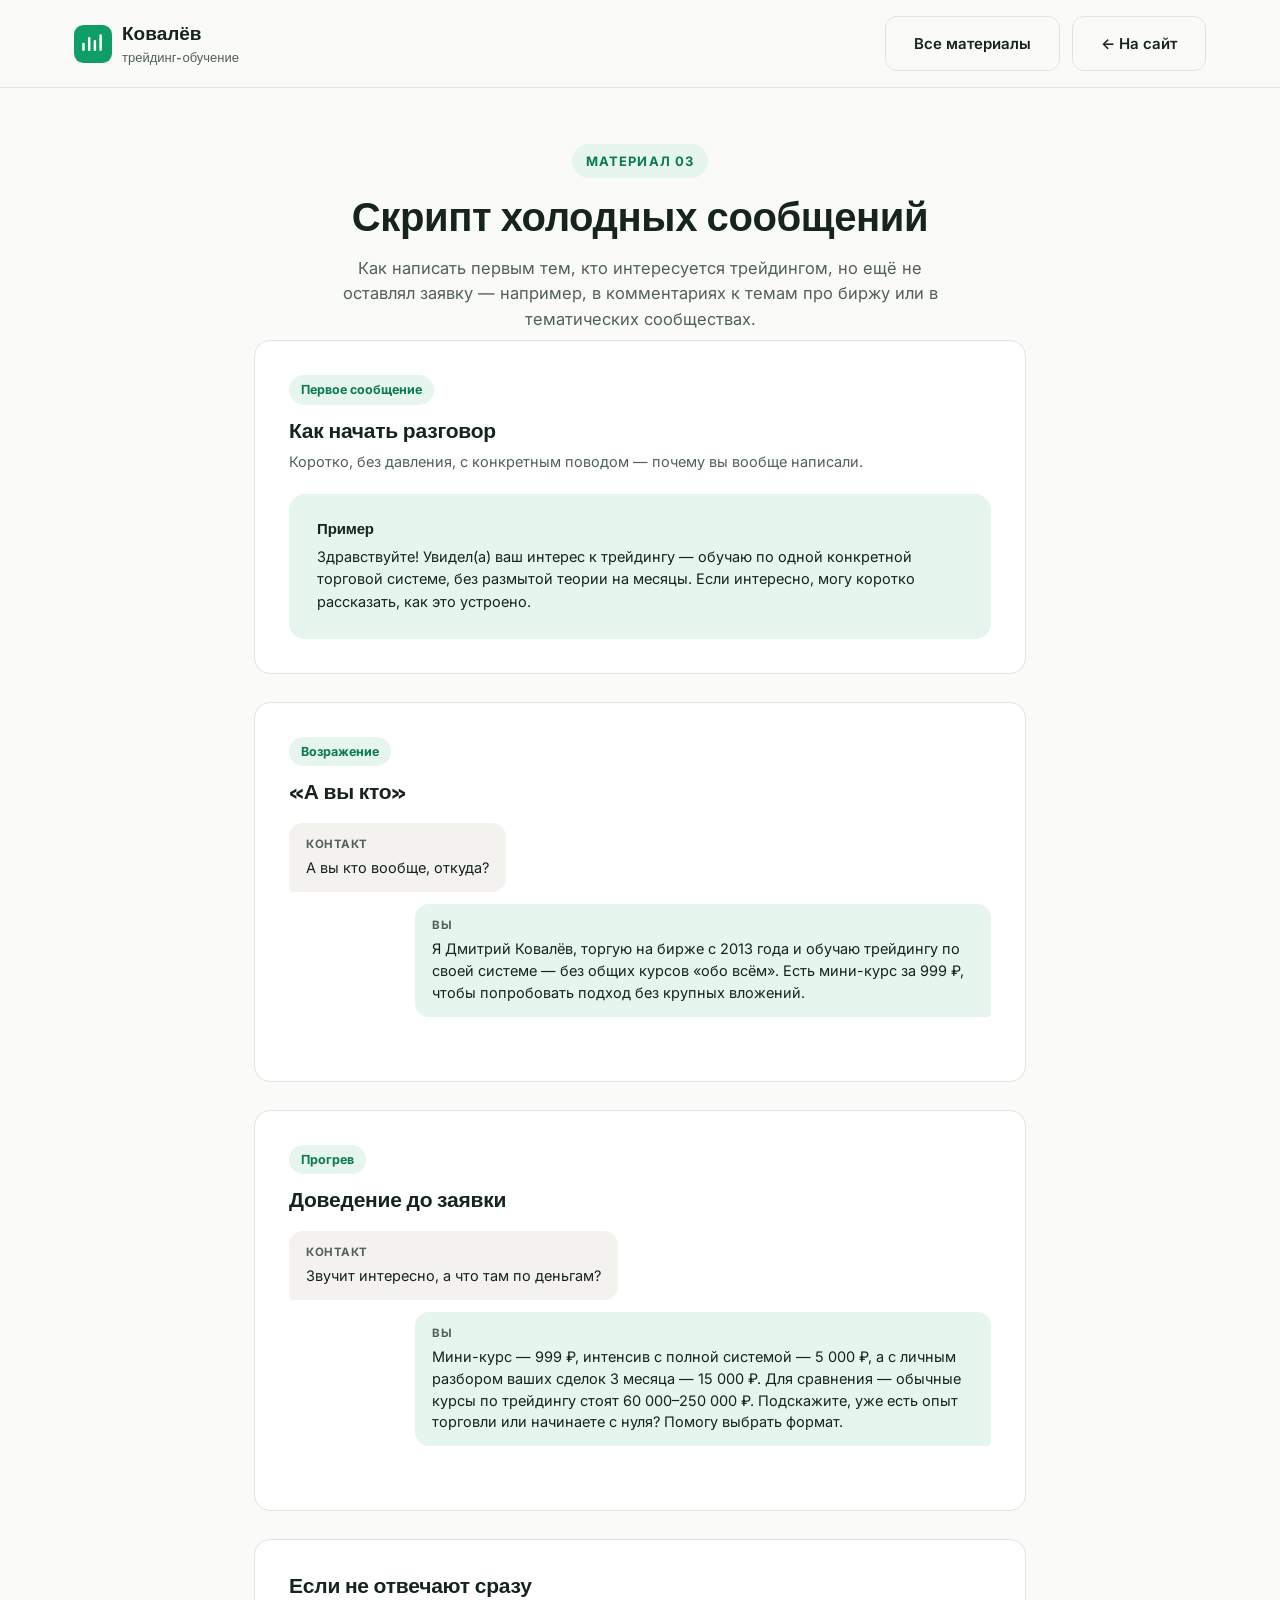
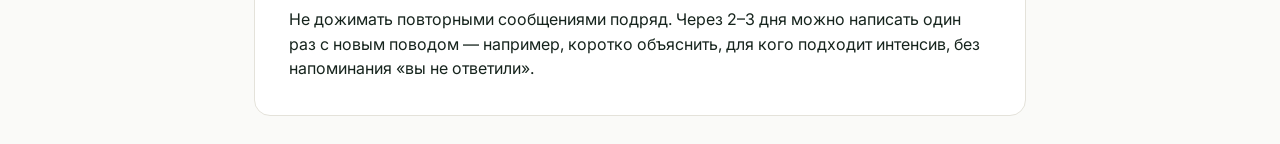
<file: outreach.html>
<!DOCTYPE html>
<html lang="ru">
<head>
<meta charset="UTF-8">
<meta name="viewport" content="width=device-width, initial-scale=1.0">
<title>Аутрич — Ковалёв</title>
<link rel="preconnect" href="https://fonts.googleapis.com">
<link rel="preconnect" href="https://fonts.gstatic.com" crossorigin>
<link href="https://fonts.googleapis.com/css2?family=Inter:wght@400;500;600;700;800&family=Space+Grotesk:wght@500;600;700&display=swap" rel="stylesheet">
<link rel="stylesheet" href="styles.css">
</head>
<body>

<div class="doc-bar">
  <div class="container doc-bar__inner">
    <a href="index.html" class="logo">
      <svg class="logo__icon" viewBox="0 0 40 40" fill="none" xmlns="http://www.w3.org/2000/svg">
        <rect width="40" height="40" rx="10" fill="#0F9D68"/>
        <path d="M10 26L10 20M16 26L16 14M22 26L22 17M28 26L28 11" stroke="white" stroke-width="2.6" stroke-linecap="round"/>
      </svg>
      <span>Ковалёв <span class="logo__suffix">трейдинг-обучение</span></span>
    </a>
    <div class="doc-bar__actions">
      <a href="materials.html" class="btn btn--ghost">Все материалы</a>
      <a href="index.html" class="btn btn--ghost">← На сайт</a>
    </div>
  </div>
</div>

<div class="container" style="max-width: 820px;">
  <div class="doc-hero">
    <span class="eyebrow">Материал 03</span>
    <h1>Скрипт холодных сообщений</h1>
    <p>Как написать первым тем, кто интересуется трейдингом, но ещё не оставлял заявку — например, в комментариях к темам про биржу или в тематических сообществах.</p>
  </div>

  <div class="doc-block">
    <span class="pill">Первое сообщение</span>
    <h2>Как начать разговор</h2>
    <p class="doc-block__lead">Коротко, без давления, с конкретным поводом — почему вы вообще написали.</p>
    <div class="example-card">
      <h4>Пример</h4>
      <p>Здравствуйте! Увидел(а) ваш интерес к трейдингу — обучаю по одной конкретной торговой системе, без размытой теории на месяцы. Если интересно, могу коротко рассказать, как это устроено.</p>
    </div>
  </div>

  <div class="doc-block">
    <span class="pill">Возражение</span>
    <h2>«А вы кто»</h2>
    <div class="dlg">
      <div class="dlg__bubble dlg__bubble--client"><span class="dlg__label">Контакт</span>А вы кто вообще, откуда?</div>
      <div class="dlg__bubble dlg__bubble--you"><span class="dlg__label">Вы</span>Я Дмитрий Ковалёв, торгую на бирже с 2013 года и обучаю трейдингу по своей системе — без общих курсов «обо всём». Есть мини-курс за 999 ₽, чтобы попробовать подход без крупных вложений.</div>
    </div>
  </div>

  <div class="doc-block">
    <span class="pill">Прогрев</span>
    <h2>Доведение до заявки</h2>
    <div class="dlg">
      <div class="dlg__bubble dlg__bubble--client"><span class="dlg__label">Контакт</span>Звучит интересно, а что там по деньгам?</div>
      <div class="dlg__bubble dlg__bubble--you"><span class="dlg__label">Вы</span>Мини-курс — 999 ₽, интенсив с полной системой — 5 000 ₽, а с личным разбором ваших сделок 3 месяца — 15 000 ₽. Для сравнения — обычные курсы по трейдингу стоят 60 000–250 000 ₽. Подскажите, уже есть опыт торговли или начинаете с нуля? Помогу выбрать формат.</div>
    </div>
  </div>

  <div class="doc-block">
    <h2>Если не отвечают сразу</h2>
    <p>Не дожимать повторными сообщениями подряд. Через 2–3 дня можно написать один раз с новым поводом — например, коротко объяснить, для кого подходит интенсив, без напоминания «вы не ответили».</p>
  </div>
</div>

<script src="script.js"></script>
</body>
</html>
</file>
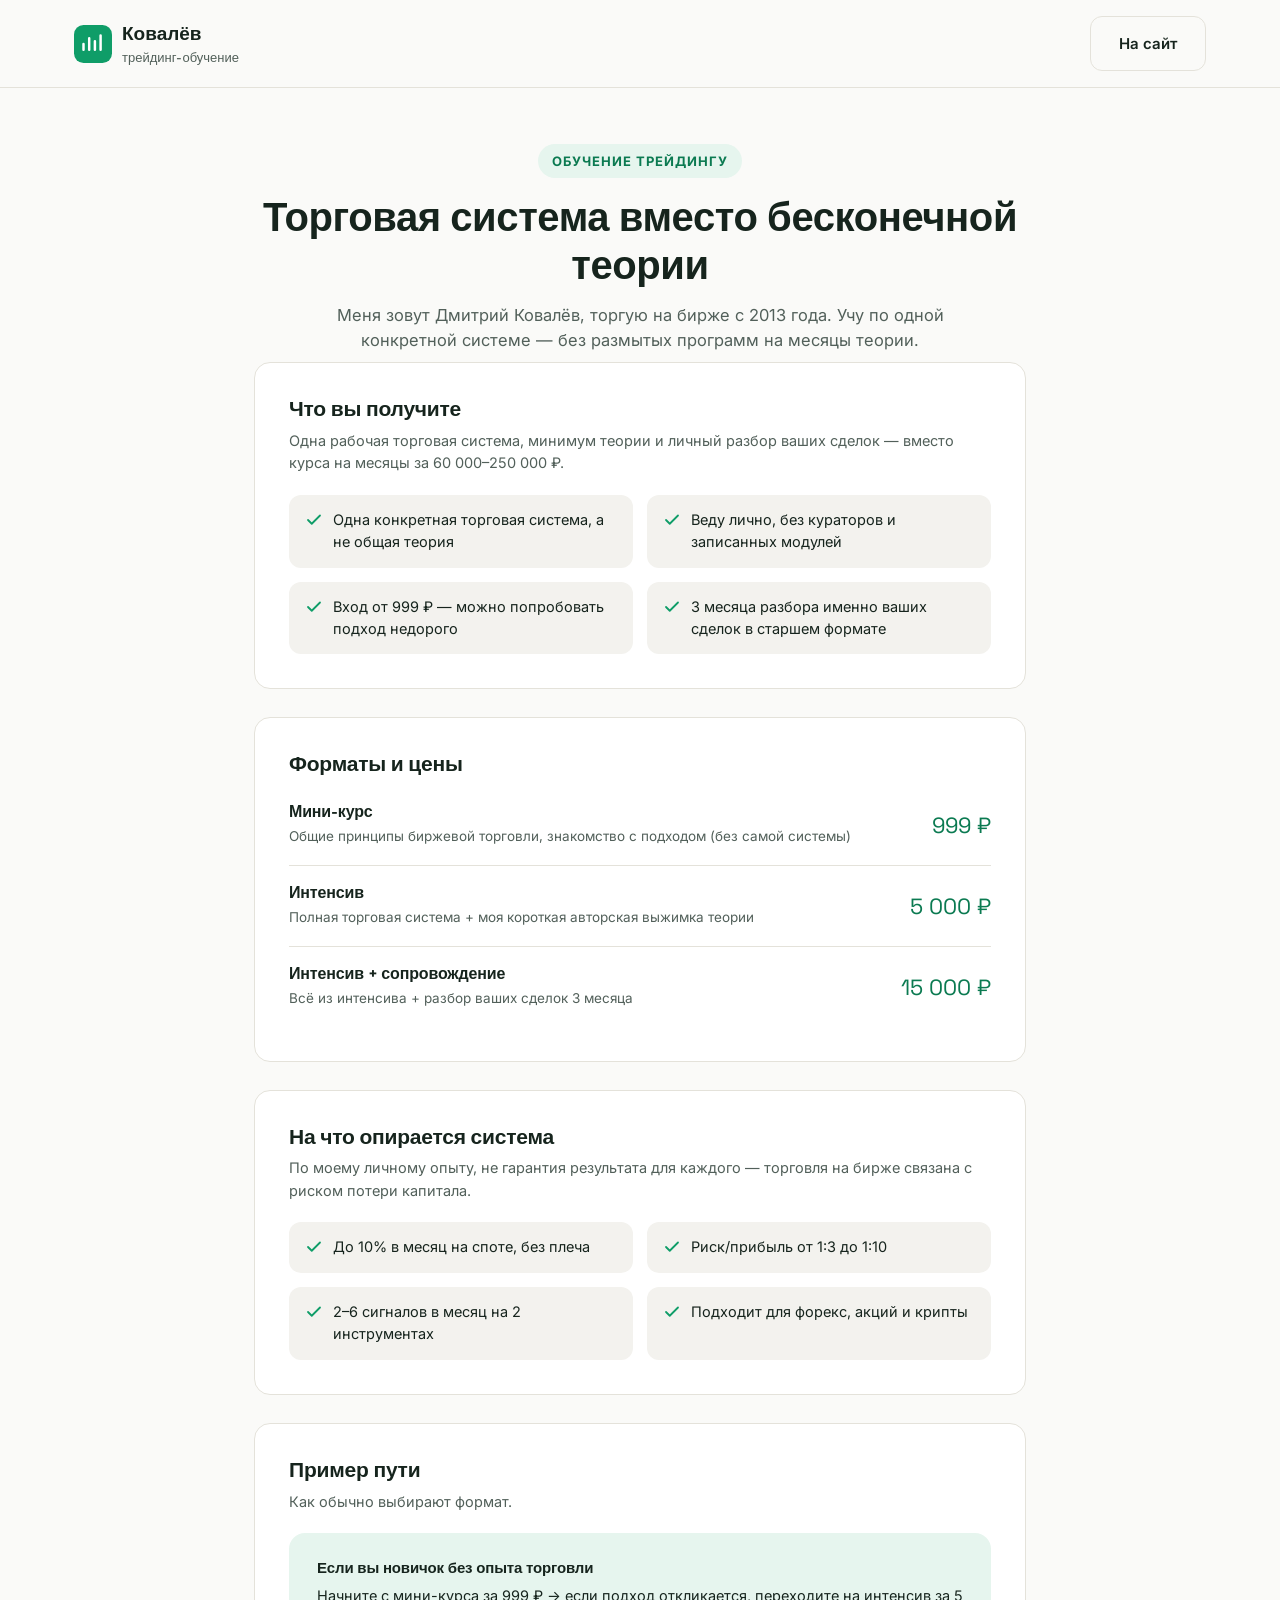
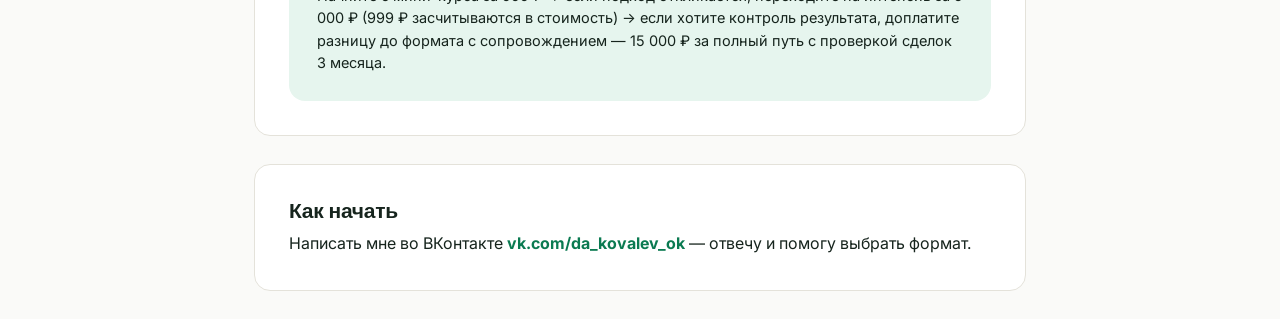
<file: presentation.html>
<!DOCTYPE html>
<html lang="ru">
<head>
<meta charset="UTF-8">
<meta name="viewport" content="width=device-width, initial-scale=1.0">
<title>Обучение трейдингу — Дмитрий Ковалёв</title>
<link rel="preconnect" href="https://fonts.googleapis.com">
<link rel="preconnect" href="https://fonts.gstatic.com" crossorigin>
<link href="https://fonts.googleapis.com/css2?family=Inter:wght@400;500;600;700;800&family=Space+Grotesk:wght@500;600;700&display=swap" rel="stylesheet">
<link rel="stylesheet" href="styles.css">
</head>
<body>

<div class="doc-bar">
  <div class="container doc-bar__inner">
    <a href="index.html" class="logo">
      <svg class="logo__icon" viewBox="0 0 40 40" fill="none" xmlns="http://www.w3.org/2000/svg">
        <rect width="40" height="40" rx="10" fill="#0F9D68"/>
        <path d="M10 26L10 20M16 26L16 14M22 26L22 17M28 26L28 11" stroke="white" stroke-width="2.6" stroke-linecap="round"/>
      </svg>
      <span>Ковалёв <span class="logo__suffix">трейдинг-обучение</span></span>
    </a>
    <div class="doc-bar__actions">
      <a href="index.html" class="btn btn--ghost">На сайт</a>
    </div>
  </div>
</div>

<div class="container" style="max-width: 820px;">
  <div class="doc-hero">
    <span class="eyebrow">Обучение трейдингу</span>
    <h1>Торговая система вместо бесконечной теории</h1>
    <p>Меня зовут Дмитрий Ковалёв, торгую на бирже с 2013 года. Учу по одной конкретной системе — без размытых программ на месяцы теории.</p>
  </div>

  <div class="doc-block">
    <h2>Что вы получите</h2>
    <p class="doc-block__lead">Одна рабочая торговая система, минимум теории и личный разбор ваших сделок — вместо курса на месяцы за 60 000–250 000 ₽.</p>
    <ul class="usp-list">
      <li><svg viewBox="0 0 24 24" fill="none"><path d="M20 6 9 17l-5-5" stroke="currentColor" stroke-width="2.4" stroke-linecap="round" stroke-linejoin="round"/></svg>Одна конкретная торговая система, а не общая теория</li>
      <li><svg viewBox="0 0 24 24" fill="none"><path d="M20 6 9 17l-5-5" stroke="currentColor" stroke-width="2.4" stroke-linecap="round" stroke-linejoin="round"/></svg>Веду лично, без кураторов и записанных модулей</li>
      <li><svg viewBox="0 0 24 24" fill="none"><path d="M20 6 9 17l-5-5" stroke="currentColor" stroke-width="2.4" stroke-linecap="round" stroke-linejoin="round"/></svg>Вход от 999 ₽ — можно попробовать подход недорого</li>
      <li><svg viewBox="0 0 24 24" fill="none"><path d="M20 6 9 17l-5-5" stroke="currentColor" stroke-width="2.4" stroke-linecap="round" stroke-linejoin="round"/></svg>3 месяца разбора именно ваших сделок в старшем формате</li>
    </ul>
  </div>

  <div class="doc-block">
    <h2>Форматы и цены</h2>
    <div class="tariff-row">
      <div><h4>Мини-курс</h4><p>Общие принципы биржевой торговли, знакомство с подходом (без самой системы)</p></div>
      <div class="price">999 ₽</div>
    </div>
    <div class="tariff-row">
      <div><h4>Интенсив</h4><p>Полная торговая система + моя короткая авторская выжимка теории</p></div>
      <div class="price">5 000 ₽</div>
    </div>
    <div class="tariff-row">
      <div><h4>Интенсив + сопровождение</h4><p>Всё из интенсива + разбор ваших сделок 3 месяца</p></div>
      <div class="price">15 000 ₽</div>
    </div>
  </div>

  <div class="doc-block">
    <h2>На что опирается система</h2>
    <p class="doc-block__lead">По моему личному опыту, не гарантия результата для каждого — торговля на бирже связана с риском потери капитала.</p>
    <ul class="usp-list">
      <li><svg viewBox="0 0 24 24" fill="none"><path d="M20 6 9 17l-5-5" stroke="currentColor" stroke-width="2.4" stroke-linecap="round" stroke-linejoin="round"/></svg>До 10% в месяц на споте, без плеча</li>
      <li><svg viewBox="0 0 24 24" fill="none"><path d="M20 6 9 17l-5-5" stroke="currentColor" stroke-width="2.4" stroke-linecap="round" stroke-linejoin="round"/></svg>Риск/прибыль от 1:3 до 1:10</li>
      <li><svg viewBox="0 0 24 24" fill="none"><path d="M20 6 9 17l-5-5" stroke="currentColor" stroke-width="2.4" stroke-linecap="round" stroke-linejoin="round"/></svg>2–6 сигналов в месяц на 2 инструментах</li>
      <li><svg viewBox="0 0 24 24" fill="none"><path d="M20 6 9 17l-5-5" stroke="currentColor" stroke-width="2.4" stroke-linecap="round" stroke-linejoin="round"/></svg>Подходит для форекс, акций и крипты</li>
    </ul>
  </div>

  <div class="doc-block">
    <h2>Пример пути</h2>
    <p class="doc-block__lead">Как обычно выбирают формат.</p>
    <div class="example-card">
      <h4>Если вы новичок без опыта торговли</h4>
      <p>Начните с мини-курса за 999 ₽ → если подход откликается, переходите на интенсив за 5 000 ₽ (999 ₽ засчитываются в стоимость) → если хотите контроль результата, доплатите разницу до формата с сопровождением — 15 000 ₽ за полный путь с проверкой сделок 3 месяца.</p>
    </div>
  </div>

  <div class="doc-block">
    <h2>Как начать</h2>
    <p>Написать мне во ВКонтакте <a href="https://vk.com/da_kovalev_ok" style="color:var(--clr-accent-dark); font-weight:700;">vk.com/da_kovalev_ok</a> — отвечу и помогу выбрать формат.</p>
  </div>
</div>

<script src="script.js"></script>
</body>
</html>
</file>
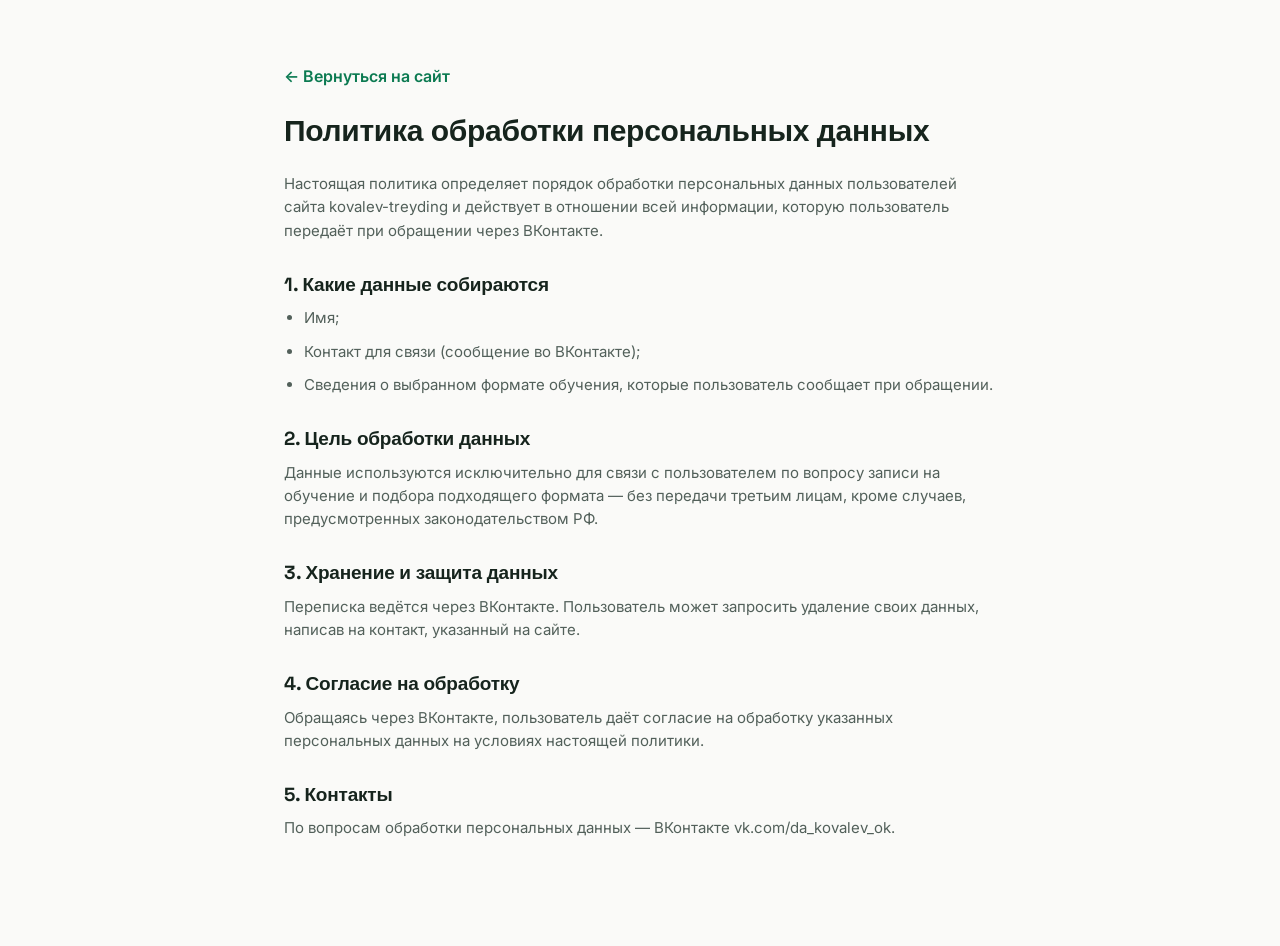
<file: privacy.html>
<!DOCTYPE html>
<html lang="ru">
<head>
<meta charset="UTF-8">
<meta name="viewport" content="width=device-width, initial-scale=1.0">
<title>Политика обработки персональных данных — Ковалёв</title>
<link rel="preconnect" href="https://fonts.googleapis.com">
<link rel="preconnect" href="https://fonts.gstatic.com" crossorigin>
<link href="https://fonts.googleapis.com/css2?family=Inter:wght@400;500;600;700;800&family=Space+Grotesk:wght@500;600;700&display=swap" rel="stylesheet">
<link rel="stylesheet" href="styles.css">
<style>
  .doc { max-width: 760px; margin: 0 auto; padding: 64px 24px 96px; }
  .doc h1 { font-size: 30px; margin-bottom: 24px; }
  .doc h2 { font-size: 19px; margin: 32px 0 10px; }
  .doc p, .doc li { color: var(--clr-text-soft); font-size: 15px; margin-bottom: 10px; }
  .doc ul { padding-left: 20px; list-style: disc; }
  .doc a.back { display: inline-block; margin-bottom: 24px; font-weight: 600; color: var(--clr-accent-dark); }
</style>
</head>
<body>
<div class="doc">
  <a href="index.html" class="back">← Вернуться на сайт</a>
  <h1>Политика обработки персональных данных</h1>
  <p>Настоящая политика определяет порядок обработки персональных данных пользователей сайта kovalev-treyding и действует в отношении всей информации, которую пользователь передаёт при обращении через ВКонтакте.</p>

  <h2>1. Какие данные собираются</h2>
  <ul>
    <li>Имя;</li>
    <li>Контакт для связи (сообщение во ВКонтакте);</li>
    <li>Сведения о выбранном формате обучения, которые пользователь сообщает при обращении.</li>
  </ul>

  <h2>2. Цель обработки данных</h2>
  <p>Данные используются исключительно для связи с пользователем по вопросу записи на обучение и подбора подходящего формата — без передачи третьим лицам, кроме случаев, предусмотренных законодательством РФ.</p>

  <h2>3. Хранение и защита данных</h2>
  <p>Переписка ведётся через ВКонтакте. Пользователь может запросить удаление своих данных, написав на контакт, указанный на сайте.</p>

  <h2>4. Согласие на обработку</h2>
  <p>Обращаясь через ВКонтакте, пользователь даёт согласие на обработку указанных персональных данных на условиях настоящей политики.</p>

  <h2>5. Контакты</h2>
  <p>По вопросам обработки персональных данных — ВКонтакте <a href="https://vk.com/da_kovalev_ok">vk.com/da_kovalev_ok</a>.</p>
</div>
</body>
</html>
</file>
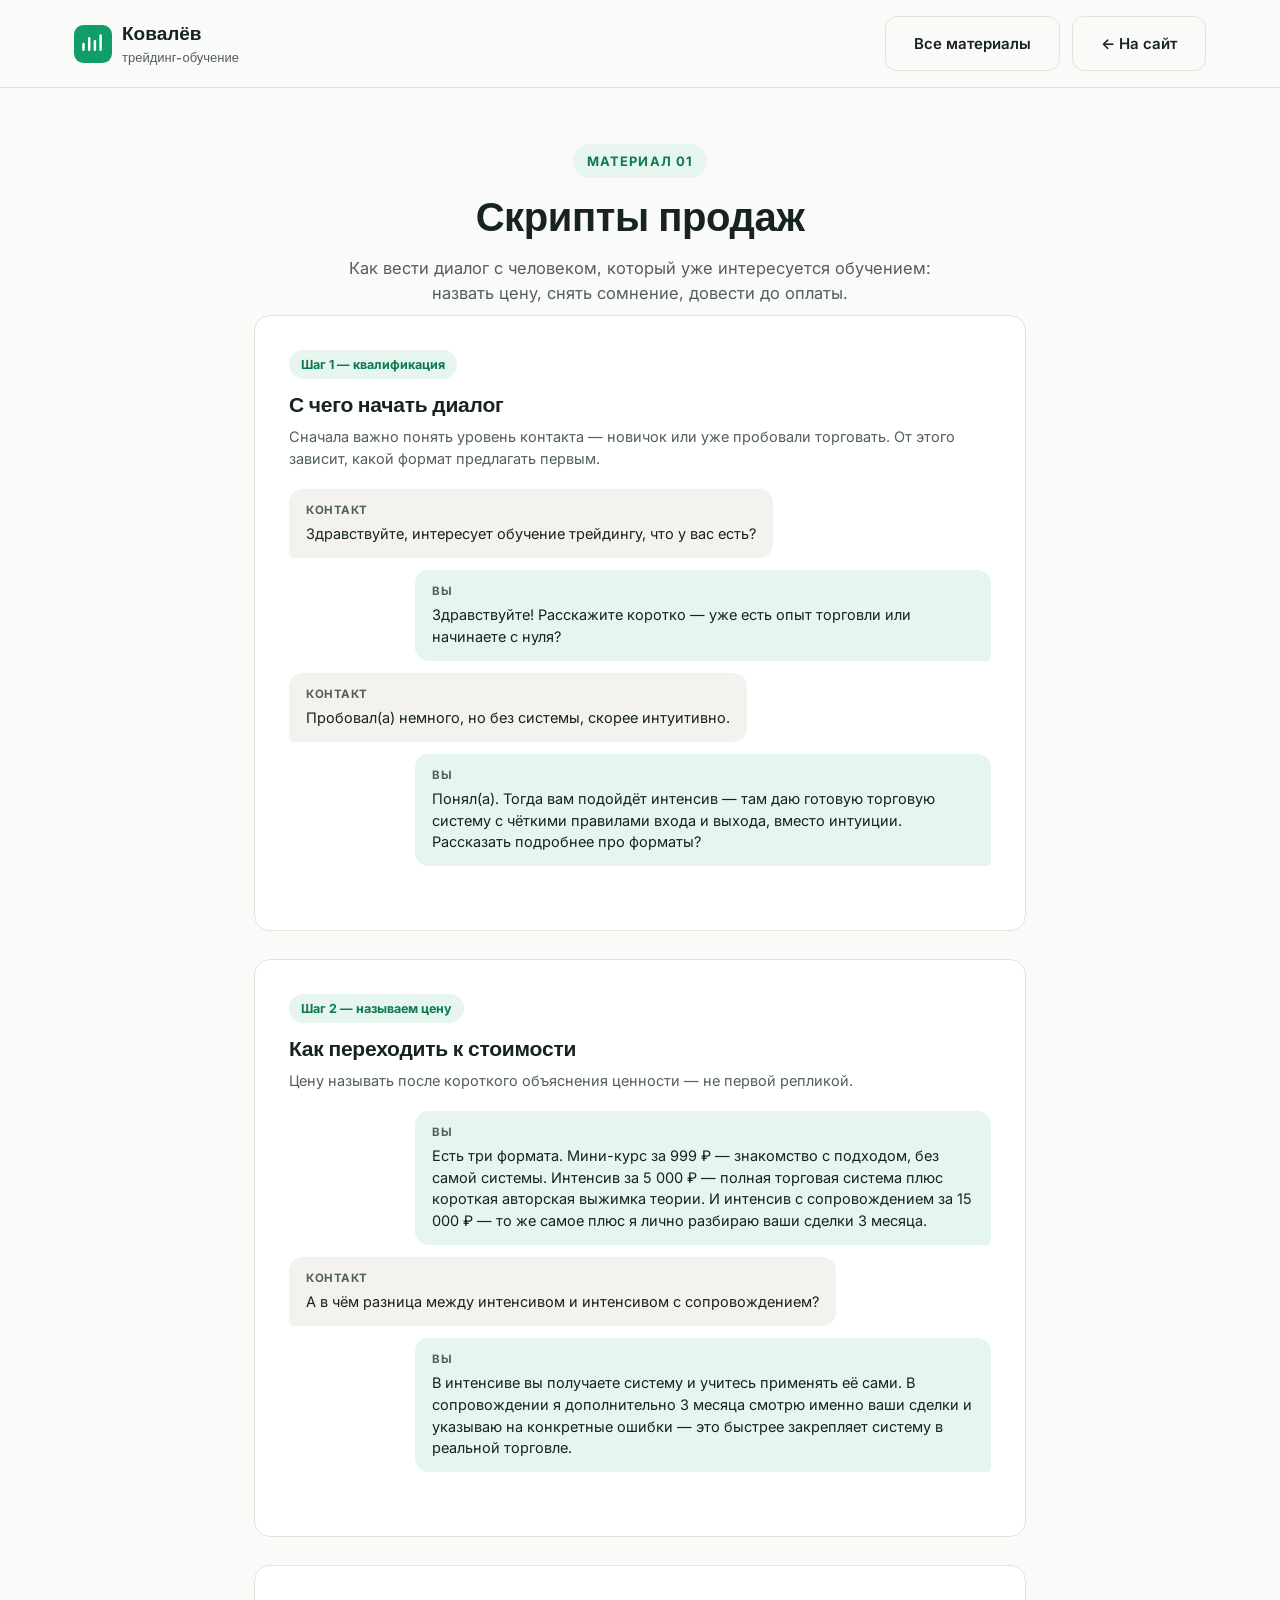
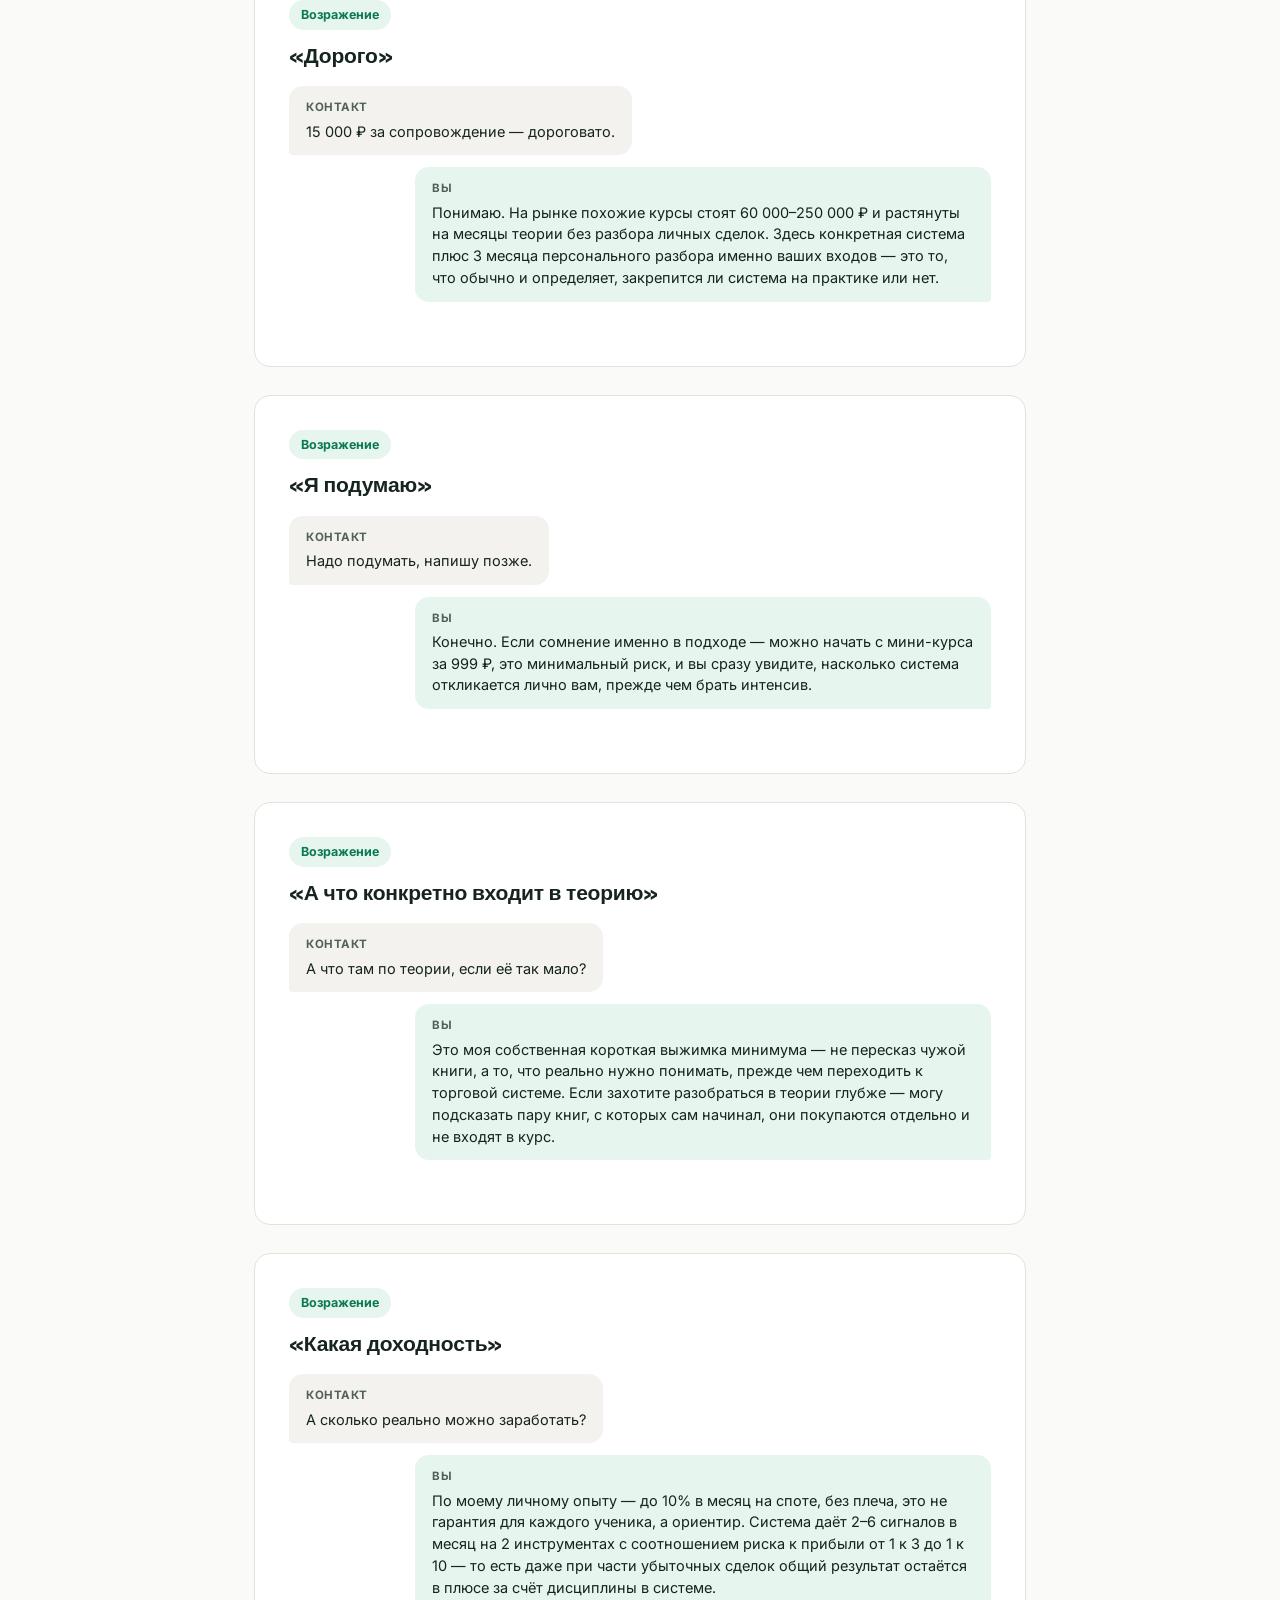
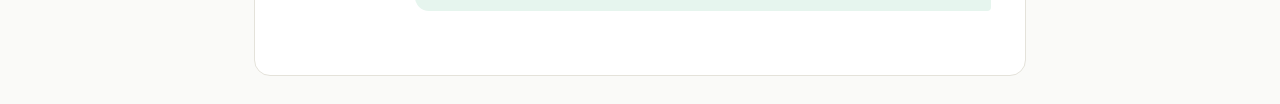
<file: scripts.html>
<!DOCTYPE html>
<html lang="ru">
<head>
<meta charset="UTF-8">
<meta name="viewport" content="width=device-width, initial-scale=1.0">
<title>Скрипты продаж — Ковалёв</title>
<link rel="preconnect" href="https://fonts.googleapis.com">
<link rel="preconnect" href="https://fonts.gstatic.com" crossorigin>
<link href="https://fonts.googleapis.com/css2?family=Inter:wght@400;500;600;700;800&family=Space+Grotesk:wght@500;600;700&display=swap" rel="stylesheet">
<link rel="stylesheet" href="styles.css">
</head>
<body>

<div class="doc-bar">
  <div class="container doc-bar__inner">
    <a href="index.html" class="logo">
      <svg class="logo__icon" viewBox="0 0 40 40" fill="none" xmlns="http://www.w3.org/2000/svg">
        <rect width="40" height="40" rx="10" fill="#0F9D68"/>
        <path d="M10 26L10 20M16 26L16 14M22 26L22 17M28 26L28 11" stroke="white" stroke-width="2.6" stroke-linecap="round"/>
      </svg>
      <span>Ковалёв <span class="logo__suffix">трейдинг-обучение</span></span>
    </a>
    <div class="doc-bar__actions">
      <a href="materials.html" class="btn btn--ghost">Все материалы</a>
      <a href="index.html" class="btn btn--ghost">← На сайт</a>
    </div>
  </div>
</div>

<div class="container" style="max-width: 820px;">
  <div class="doc-hero">
    <span class="eyebrow">Материал 01</span>
    <h1>Скрипты продаж</h1>
    <p>Как вести диалог с человеком, который уже интересуется обучением: назвать цену, снять сомнение, довести до оплаты.</p>
  </div>

  <div class="doc-block">
    <span class="pill">Шаг 1 — квалификация</span>
    <h2>С чего начать диалог</h2>
    <p class="doc-block__lead">Сначала важно понять уровень контакта — новичок или уже пробовали торговать. От этого зависит, какой формат предлагать первым.</p>
    <div class="dlg">
      <div class="dlg__bubble dlg__bubble--client"><span class="dlg__label">Контакт</span>Здравствуйте, интересует обучение трейдингу, что у вас есть?</div>
      <div class="dlg__bubble dlg__bubble--you"><span class="dlg__label">Вы</span>Здравствуйте! Расскажите коротко — уже есть опыт торговли или начинаете с нуля?</div>
      <div class="dlg__bubble dlg__bubble--client"><span class="dlg__label">Контакт</span>Пробовал(а) немного, но без системы, скорее интуитивно.</div>
      <div class="dlg__bubble dlg__bubble--you"><span class="dlg__label">Вы</span>Понял(а). Тогда вам подойдёт интенсив — там даю готовую торговую систему с чёткими правилами входа и выхода, вместо интуиции. Рассказать подробнее про форматы?</div>
    </div>
  </div>

  <div class="doc-block">
    <span class="pill">Шаг 2 — называем цену</span>
    <h2>Как переходить к стоимости</h2>
    <p class="doc-block__lead">Цену называть после короткого объяснения ценности — не первой репликой.</p>
    <div class="dlg">
      <div class="dlg__bubble dlg__bubble--you"><span class="dlg__label">Вы</span>Есть три формата. Мини-курс за 999 ₽ — знакомство с подходом, без самой системы. Интенсив за 5 000 ₽ — полная торговая система плюс короткая авторская выжимка теории. И интенсив с сопровождением за 15 000 ₽ — то же самое плюс я лично разбираю ваши сделки 3 месяца.</div>
      <div class="dlg__bubble dlg__bubble--client"><span class="dlg__label">Контакт</span>А в чём разница между интенсивом и интенсивом с сопровождением?</div>
      <div class="dlg__bubble dlg__bubble--you"><span class="dlg__label">Вы</span>В интенсиве вы получаете систему и учитесь применять её сами. В сопровождении я дополнительно 3 месяца смотрю именно ваши сделки и указываю на конкретные ошибки — это быстрее закрепляет систему в реальной торговле.</div>
    </div>
  </div>

  <div class="doc-block">
    <span class="pill">Возражение</span>
    <h2>«Дорого»</h2>
    <div class="dlg">
      <div class="dlg__bubble dlg__bubble--client"><span class="dlg__label">Контакт</span>15 000 ₽ за сопровождение — дороговато.</div>
      <div class="dlg__bubble dlg__bubble--you"><span class="dlg__label">Вы</span>Понимаю. На рынке похожие курсы стоят 60 000–250 000 ₽ и растянуты на месяцы теории без разбора личных сделок. Здесь конкретная система плюс 3 месяца персонального разбора именно ваших входов — это то, что обычно и определяет, закрепится ли система на практике или нет.</div>
    </div>
  </div>

  <div class="doc-block">
    <span class="pill">Возражение</span>
    <h2>«Я подумаю»</h2>
    <div class="dlg">
      <div class="dlg__bubble dlg__bubble--client"><span class="dlg__label">Контакт</span>Надо подумать, напишу позже.</div>
      <div class="dlg__bubble dlg__bubble--you"><span class="dlg__label">Вы</span>Конечно. Если сомнение именно в подходе — можно начать с мини-курса за 999 ₽, это минимальный риск, и вы сразу увидите, насколько система откликается лично вам, прежде чем брать интенсив.</div>
    </div>
  </div>

  <div class="doc-block">
    <span class="pill">Возражение</span>
    <h2>«А что конкретно входит в теорию»</h2>
    <div class="dlg">
      <div class="dlg__bubble dlg__bubble--client"><span class="dlg__label">Контакт</span>А что там по теории, если её так мало?</div>
      <div class="dlg__bubble dlg__bubble--you"><span class="dlg__label">Вы</span>Это моя собственная короткая выжимка минимума — не пересказ чужой книги, а то, что реально нужно понимать, прежде чем переходить к торговой системе. Если захотите разобраться в теории глубже — могу подсказать пару книг, с которых сам начинал, они покупаются отдельно и не входят в курс.</div>
    </div>
  </div>

  <div class="doc-block">
    <span class="pill">Возражение</span>
    <h2>«Какая доходность»</h2>
    <div class="dlg">
      <div class="dlg__bubble dlg__bubble--client"><span class="dlg__label">Контакт</span>А сколько реально можно заработать?</div>
      <div class="dlg__bubble dlg__bubble--you"><span class="dlg__label">Вы</span>По моему личному опыту — до 10% в месяц на споте, без плеча, это не гарантия для каждого ученика, а ориентир. Система даёт 2–6 сигналов в месяц на 2 инструментах с соотношением риска к прибыли от 1 к 3 до 1 к 10 — то есть даже при части убыточных сделок общий результат остаётся в плюсе за счёт дисциплины в системе.</div>
    </div>
  </div>
</div>

<script src="script.js"></script>
</body>
</html>
</file>
<file: styles.css>
/* ===== Ковалёв — Трейдинг обучение ===== */

:root {
  --clr-bg: #fafaf8;
  --clr-bg-alt: #f3f2ee;
  --clr-surface: #ffffff;
  --clr-text: #16241d;
  --clr-text-soft: #52605a;
  --clr-border: #e4e2da;
  --clr-accent: #0f9d68;
  --clr-accent-dark: #0b7a51;
  --clr-accent-soft: #e6f5ee;
  --clr-gold: #b8862d;
  --clr-gold-soft: #f7eede;
  --font-head: 'Space Grotesk', sans-serif;
  --font-body: 'Inter', sans-serif;
  --shadow-sm: 0 2px 10px rgba(22, 36, 29, 0.06);
  --shadow-md: 0 12px 32px rgba(22, 36, 29, 0.1);
  --radius: 16px;
}

* { box-sizing: border-box; margin: 0; padding: 0; }

html { scroll-behavior: smooth; }

body {
  font-family: var(--font-body);
  background: var(--clr-bg);
  color: var(--clr-text);
  line-height: 1.55;
  -webkit-font-smoothing: antialiased;
}

img { max-width: 100%; display: block; }

a { color: inherit; text-decoration: none; }

ul { list-style: none; }

h1, h2, h3, h4 { font-family: var(--font-head); font-weight: 700; line-height: 1.18; letter-spacing: -0.01em; }

.container { max-width: 1180px; margin: 0 auto; padding: 0 24px; }

.section { padding: 96px 0; }
.section--alt { background: var(--clr-bg-alt); }

.eyebrow {
  display: inline-flex;
  align-items: center;
  gap: 8px;
  font-size: 13px;
  font-weight: 700;
  letter-spacing: 0.08em;
  text-transform: uppercase;
  color: var(--clr-accent-dark);
  background: var(--clr-accent-soft);
  padding: 7px 14px;
  border-radius: 999px;
  margin-bottom: 18px;
}

.section__head { max-width: 640px; margin: 0 auto 56px; text-align: center; }
.section__head h2 { font-size: clamp(28px, 4vw, 38px); margin-bottom: 14px; }
.section__head p { color: var(--clr-text-soft); font-size: 17px; }

.btn {
  display: inline-flex;
  align-items: center;
  justify-content: center;
  gap: 8px;
  padding: 15px 28px;
  border-radius: 12px;
  font-weight: 600;
  font-size: 15px;
  cursor: pointer;
  border: none;
  transition: transform 0.15s ease, box-shadow 0.15s ease, background 0.15s ease;
  white-space: nowrap;
}
.btn--primary { background: var(--clr-accent); color: #fff; box-shadow: var(--shadow-sm); }
.btn--primary:hover { background: var(--clr-accent-dark); transform: translateY(-2px); box-shadow: var(--shadow-md); }
.btn--ghost { background: transparent; color: var(--clr-text); border: 1.5px solid var(--clr-border); }
.btn--ghost:hover { border-color: var(--clr-accent); color: var(--clr-accent-dark); }
.btn--block { width: 100%; }

/* ===== Header ===== */
.header {
  position: sticky;
  top: 0;
  z-index: 100;
  background: rgba(250, 250, 248, 0.85);
  backdrop-filter: blur(10px);
  border-bottom: 1px solid transparent;
  transition: border-color 0.2s ease, box-shadow 0.2s ease;
}
.header.scrolled { border-bottom-color: var(--clr-border); box-shadow: 0 4px 20px rgba(22,36,29,0.05); }

.header__inner {
  display: flex;
  align-items: center;
  justify-content: space-between;
  gap: 24px;
  min-width: 0;
  padding: 16px 24px;
}

.logo { display: flex; align-items: center; gap: 10px; font-family: var(--font-head); font-weight: 700; font-size: 19px; flex-shrink: 0; }
.logo__icon { width: 38px; height: 38px; flex-shrink: 0; }
.logo__suffix { color: var(--clr-text-soft); font-weight: 500; font-size: 13px; display: block; }

.nav { display: flex; align-items: center; gap: 28px; }
.nav a { font-size: 14.5px; font-weight: 500; color: var(--clr-text-soft); white-space: nowrap; transition: color 0.15s; }
.nav a:hover { color: var(--clr-accent-dark); }

.header__actions { display: flex; align-items: center; gap: 14px; flex-shrink: 0; }
.header__tg { display: flex; align-items: center; gap: 8px; font-weight: 600; font-size: 14.5px; }
.header__tg svg { width: 20px; height: 20px; color: var(--clr-accent); flex-shrink: 0; }

.burger {
  display: none;
  flex-direction: column;
  justify-content: center;
  gap: 5px;
  width: 40px;
  height: 40px;
  border: 1px solid var(--clr-border);
  border-radius: 10px;
  background: var(--clr-surface);
  cursor: pointer;
  flex-shrink: 0;
}
.burger span { width: 18px; height: 2px; background: var(--clr-text); margin: 0 auto; transition: transform 0.2s, opacity 0.2s; }
.burger.is-open span:nth-child(1) { transform: translateY(7px) rotate(45deg); }
.burger.is-open span:nth-child(2) { opacity: 0; }
.burger.is-open span:nth-child(3) { transform: translateY(-7px) rotate(-45deg); }

/* ===== Hero ===== */
.hero { padding: 76px 0 96px; }
.hero__inner { display: grid; grid-template-columns: 1.05fr 0.95fr; gap: 56px; align-items: center; }
.hero__eyebrow { margin-bottom: 20px; }
.hero h1 { font-size: clamp(32px, 4.6vw, 50px); margin-bottom: 20px; }
.hero h1 span { color: var(--clr-accent); }
.hero__lead { font-size: 18px; color: var(--clr-text-soft); margin-bottom: 32px; max-width: 500px; }
.hero__actions { display: flex; gap: 14px; flex-wrap: wrap; margin-bottom: 40px; }

.hero__stats { display: flex; gap: 32px; flex-wrap: wrap; }
.hero__stat b { display: block; font-family: var(--font-head); font-size: 26px; color: var(--clr-accent-dark); }
.hero__stat span { font-size: 13.5px; color: var(--clr-text-soft); }

.hero__card {
  background: var(--clr-surface);
  border-radius: 24px;
  padding: 32px;
  box-shadow: var(--shadow-md);
  border: 1px solid var(--clr-border);
}
.hero__card-photo {
  width: 100%;
  aspect-ratio: 4/3;
  border-radius: 16px;
  overflow: hidden;
  margin-bottom: 20px;
  background: var(--clr-accent-soft);
}
.hero__card-photo img { width: 100%; height: 100%; object-fit: cover; }
.hero__card h3 { font-size: 18px; margin-bottom: 6px; }
.hero__card p { color: var(--clr-text-soft); font-size: 14.5px; }
.hero__card-tags { display: flex; gap: 8px; flex-wrap: wrap; margin-top: 16px; }
.hero__card-tags span { background: var(--clr-bg-alt); border-radius: 999px; padding: 6px 12px; font-size: 12.5px; font-weight: 600; color: var(--clr-text-soft); }

/* ===== Principles ===== */
.adv-grid { display: grid; grid-template-columns: repeat(3, 1fr); gap: 24px; }
.adv { background: var(--clr-surface); border: 1px solid var(--clr-border); border-radius: var(--radius); padding: 30px 26px; transition: transform 0.2s ease, box-shadow 0.2s ease; }
.adv:hover { transform: translateY(-4px); box-shadow: var(--shadow-md); }
.adv__icon { width: 46px; height: 46px; border-radius: 12px; background: var(--clr-accent-soft); color: var(--clr-accent-dark); display: flex; align-items: center; justify-content: center; margin-bottom: 18px; }
.adv__icon svg { width: 24px; height: 24px; }
.adv h3 { font-size: 17.5px; margin-bottom: 8px; }
.adv p { color: var(--clr-text-soft); font-size: 14.5px; }

/* ===== Services ===== */
.srv-grid { display: grid; grid-template-columns: repeat(3, 1fr); gap: 24px; }
.srv {
  background: var(--clr-surface);
  border: 1px solid var(--clr-border);
  border-radius: 20px;
  padding: 32px 28px;
  display: flex;
  flex-direction: column;
  position: relative;
}
.srv--featured { border-color: var(--clr-accent); box-shadow: var(--shadow-md); }
.srv__badge { position: absolute; top: -13px; right: 24px; background: var(--clr-accent); color: #fff; font-size: 12px; font-weight: 700; padding: 5px 14px; border-radius: 999px; }
.srv__label { font-size: 13px; font-weight: 700; text-transform: uppercase; letter-spacing: 0.06em; color: var(--clr-accent-dark); margin-bottom: 10px; }
.srv h3 { font-size: 20px; margin-bottom: 10px; }
.srv__price { font-family: var(--font-head); font-size: 30px; margin-bottom: 6px; }
.srv__price span { font-size: 14px; color: var(--clr-text-soft); font-weight: 500; font-family: var(--font-body); }
.srv__desc { color: var(--clr-text-soft); font-size: 14.5px; margin-bottom: 20px; }
.srv__list { display: flex; flex-direction: column; gap: 10px; margin-bottom: 26px; flex-grow: 1; }
.srv__list li { display: flex; align-items: flex-start; gap: 10px; font-size: 14.5px; }
.srv__list svg { width: 18px; height: 18px; color: var(--clr-accent); flex-shrink: 0; margin-top: 1px; }

/* Bonus callout */
.bonus {
  margin-top: 40px;
  background: var(--clr-gold-soft);
  border: 1px solid #e9d3a4;
  border-radius: var(--radius);
  padding: 32px;
  display: grid;
  grid-template-columns: auto 1fr;
  gap: 22px;
  align-items: center;
}
.bonus__icon { width: 56px; height: 56px; border-radius: 14px; background: #fff; color: var(--clr-gold); display: flex; align-items: center; justify-content: center; flex-shrink: 0; }
.bonus__icon svg { width: 28px; height: 28px; }
.bonus h4 { font-size: 17.5px; margin-bottom: 6px; }
.bonus p { color: var(--clr-text-soft); font-size: 14.5px; }
.bonus b { color: var(--clr-text); }

/* ===== Price table ===== */
.price-table { width: 100%; border-collapse: collapse; background: var(--clr-surface); border-radius: var(--radius); overflow: hidden; box-shadow: var(--shadow-sm); }
.price-table th, .price-table td { padding: 16px 20px; text-align: left; font-size: 14.5px; border-bottom: 1px solid var(--clr-border); }
.price-table th { background: var(--clr-bg-alt); font-family: var(--font-head); font-size: 13px; text-transform: uppercase; letter-spacing: 0.05em; color: var(--clr-text-soft); }
.price-table tr:last-child td { border-bottom: none; }
.price-table td:last-child, .price-table th:last-child { text-align: right; font-weight: 700; color: var(--clr-accent-dark); white-space: nowrap; }
.price-table__wrap { overflow-x: auto; border-radius: var(--radius); }

/* ===== Process ===== */
.steps { display: grid; grid-template-columns: repeat(5, 1fr); gap: 20px; }
.step { text-align: center; position: relative; }
.step__num { width: 52px; height: 52px; border-radius: 50%; background: var(--clr-accent); color: #fff; font-family: var(--font-head); font-weight: 700; font-size: 19px; display: flex; align-items: center; justify-content: center; margin: 0 auto 16px; }
.step h3 { font-size: 15.5px; margin-bottom: 8px; }
.step p { font-size: 13.5px; color: var(--clr-text-soft); }

/* ===== About / Who it's for ===== */
.about-grid { display: grid; grid-template-columns: 0.85fr 1.15fr; gap: 48px; align-items: start; }
.about__photo { width: 100%; aspect-ratio: 1/1; border-radius: 20px; overflow: hidden; box-shadow: var(--shadow-md); background: var(--clr-accent-soft); }
.about__photo img { width: 100%; height: 100%; object-fit: cover; }
.about__text h3 { font-size: 24px; margin-bottom: 14px; }
.about__text p { color: var(--clr-text-soft); font-size: 15.5px; margin-bottom: 14px; }
.about__quote { border-left: 3px solid var(--clr-accent); padding-left: 18px; font-style: italic; color: var(--clr-text); margin: 20px 0; }

.fit-grid { display: grid; grid-template-columns: repeat(2, 1fr); gap: 16px; margin-top: 36px; }
.fit { display: flex; gap: 12px; padding: 18px 20px; border-radius: 14px; background: var(--clr-surface); border: 1px solid var(--clr-border); }
.fit svg { width: 22px; height: 22px; color: var(--clr-accent); flex-shrink: 0; }
.fit p { font-size: 14.5px; }

/* ===== FAQ ===== */
.faq { max-width: 780px; margin: 0 auto; display: flex; flex-direction: column; gap: 12px; }
.faq__item { background: var(--clr-surface); border: 1px solid var(--clr-border); border-radius: 14px; overflow: hidden; }
.faq__item summary { padding: 18px 22px; font-weight: 600; font-size: 15px; cursor: pointer; display: flex; justify-content: space-between; align-items: center; list-style: none; }
.faq__item summary::-webkit-details-marker { display: none; }
.faq__item summary::after { content: '+'; font-size: 22px; color: var(--clr-accent); font-weight: 400; margin-left: 12px; transition: transform 0.2s; }
.faq__item[open] summary::after { transform: rotate(45deg); }
.faq__item p { padding: 0 22px 20px; color: var(--clr-text-soft); font-size: 14.5px; }

/* ===== Form ===== */
.form-block { display: grid; grid-template-columns: 1fr 1fr; gap: 48px; align-items: start; }
.form-side h2 { font-size: clamp(26px, 3.6vw, 34px); margin-bottom: 14px; }
.form-side p { color: var(--clr-text-soft); font-size: 15.5px; margin-bottom: 28px; }
.form-side__points { display: flex; flex-direction: column; gap: 14px; }
.form-side__points li { display: flex; gap: 12px; align-items: flex-start; font-size: 14.5px; }
.form-side__points svg { width: 20px; height: 20px; color: var(--clr-accent); flex-shrink: 0; margin-top: 1px; }

.form {
  background: var(--clr-surface);
  border: 1px solid var(--clr-border);
  border-radius: 20px;
  padding: 34px;
  box-shadow: var(--shadow-md);
}
.form h3 { font-size: 19px; margin-bottom: 6px; }
.form > p { color: var(--clr-text-soft); font-size: 14px; margin-bottom: 22px; }
.field { margin-bottom: 16px; }
.field label { display: block; font-size: 13.5px; font-weight: 600; margin-bottom: 7px; }
.field input, .field select, .field textarea {
  width: 100%;
  padding: 13px 14px;
  border-radius: 10px;
  border: 1.5px solid var(--clr-border);
  font-family: var(--font-body);
  font-size: 14.5px;
  background: var(--clr-bg);
  color: var(--clr-text);
  transition: border-color 0.15s;
}
.field input:focus, .field select:focus, .field textarea:focus { outline: none; border-color: var(--clr-accent); }
.form__note { font-size: 12.5px; color: var(--clr-text-soft); margin-top: 14px; text-align: center; }

/* ===== Contacts / Footer ===== */
.contacts-grid { display: grid; grid-template-columns: repeat(3, 1fr); gap: 20px; }
.contact-card { background: var(--clr-surface); border: 1px solid var(--clr-border); border-radius: var(--radius); padding: 26px; display: flex; gap: 16px; align-items: flex-start; }
.contact-card__icon { width: 44px; height: 44px; border-radius: 12px; background: var(--clr-accent-soft); color: var(--clr-accent-dark); display: flex; align-items: center; justify-content: center; flex-shrink: 0; }
.contact-card__icon svg { width: 22px; height: 22px; }
.contact-card h4 { font-size: 14px; color: var(--clr-text-soft); font-weight: 600; margin-bottom: 4px; }
.contact-card p, .contact-card a { font-size: 15.5px; font-weight: 600; }

.footer { background: #14201a; color: #d7ddd9; padding: 56px 0 26px; }
.footer__inner { display: grid; grid-template-columns: 1.3fr 1fr 1fr; gap: 40px; margin-bottom: 40px; }
.footer .logo { color: #fff; }
.footer .logo__suffix { color: #9aa6a0; }
.footer__about { color: #9aa6a0; font-size: 14.5px; margin-top: 14px; max-width: 320px; }
.footer h5 { font-size: 13.5px; text-transform: uppercase; letter-spacing: 0.06em; color: #9aa6a0; margin-bottom: 16px; }
.footer ul { display: flex; flex-direction: column; gap: 11px; }
.footer a { font-size: 14.5px; color: #d7ddd9; transition: color 0.15s; }
.footer a:hover { color: var(--clr-accent); }
.footer__bottom { border-top: 1px solid rgba(255,255,255,0.08); padding-top: 22px; display: flex; justify-content: space-between; flex-wrap: wrap; gap: 12px; font-size: 13px; color: #8a958f; }
.footer__bottom a { color: #8a958f; text-decoration: underline; }

.fab {
  position: fixed;
  bottom: 26px;
  right: 26px;
  width: 58px;
  height: 58px;
  border-radius: 50%;
  background: var(--clr-accent);
  color: #fff;
  display: flex;
  align-items: center;
  justify-content: center;
  box-shadow: var(--shadow-md);
  z-index: 90;
  transition: transform 0.2s ease;
}
.fab:hover { transform: scale(1.08); }
.fab svg { width: 27px; height: 27px; }

/* ===== Docs (materials pages) ===== */
.doc-bar {
  position: sticky;
  top: 0;
  z-index: 100;
  background: rgba(250, 250, 248, 0.9);
  backdrop-filter: blur(10px);
  border-bottom: 1px solid var(--clr-border);
}
.doc-bar__inner { display: flex; align-items: center; justify-content: space-between; gap: 20px; padding: 16px 24px; flex-wrap: wrap; }
.doc-bar__actions { display: flex; gap: 12px; flex-wrap: wrap; }

.doc-hero { padding: 56px 0 8px; text-align: center; }
.doc-hero .eyebrow { margin-bottom: 16px; }
.doc-hero h1 { font-size: clamp(28px, 4vw, 40px); margin-bottom: 14px; }
.doc-hero p { color: var(--clr-text-soft); font-size: 16.5px; max-width: 620px; margin: 0 auto; }

.doc-cards { display: grid; grid-template-columns: repeat(3, 1fr); gap: 24px; margin: 48px 0 96px; }
.doc-card { background: var(--clr-surface); border: 1px solid var(--clr-border); border-radius: var(--radius); padding: 30px 26px; display: flex; flex-direction: column; }
.doc-card__num { font-family: var(--font-head); font-size: 13px; font-weight: 700; color: var(--clr-accent-dark); text-transform: uppercase; letter-spacing: 0.06em; margin-bottom: 14px; }
.doc-card h3 { font-size: 19px; margin-bottom: 10px; }
.doc-card p { color: var(--clr-text-soft); font-size: 14.5px; margin-bottom: 22px; flex-grow: 1; }

.dlg { display: flex; flex-direction: column; gap: 12px; margin: 18px 0 30px; }
.dlg__bubble { max-width: 82%; padding: 13px 17px; border-radius: 14px; font-size: 14.5px; line-height: 1.5; }
.dlg__bubble--client { align-self: flex-start; background: var(--clr-bg-alt); border-bottom-left-radius: 4px; }
.dlg__bubble--you { align-self: flex-end; background: var(--clr-accent-soft); border-bottom-right-radius: 4px; color: var(--clr-text); }
.dlg__label { display: block; font-size: 11.5px; font-weight: 700; text-transform: uppercase; letter-spacing: 0.05em; color: var(--clr-text-soft); margin-bottom: 4px; }

.doc-block { background: var(--clr-surface); border: 1px solid var(--clr-border); border-radius: var(--radius); padding: 34px; margin-bottom: 28px; }
.doc-block h2 { font-size: 21px; margin-bottom: 8px; }
.doc-block > p.doc-block__lead { color: var(--clr-text-soft); font-size: 14.5px; margin-bottom: 6px; }

.pill { display: inline-block; background: var(--clr-accent-soft); color: var(--clr-accent-dark); font-size: 12.5px; font-weight: 700; padding: 5px 12px; border-radius: 999px; margin-bottom: 14px; }

.tariff-row { display: flex; justify-content: space-between; align-items: center; padding: 18px 0; border-bottom: 1px solid var(--clr-border); gap: 16px; flex-wrap: wrap; }
.tariff-row:last-child { border-bottom: none; }
.tariff-row h4 { font-size: 16px; margin-bottom: 4px; }
.tariff-row p { font-size: 13.5px; color: var(--clr-text-soft); }
.tariff-row .price { font-family: var(--font-head); font-size: 22px; color: var(--clr-accent-dark); white-space: nowrap; }

.usp-list { display: grid; grid-template-columns: repeat(2, 1fr); gap: 14px; margin-top: 20px; }
.usp-list li { display: flex; gap: 10px; align-items: flex-start; font-size: 14.5px; background: var(--clr-bg-alt); border-radius: 12px; padding: 14px 16px; }
.usp-list svg { width: 18px; height: 18px; color: var(--clr-accent); flex-shrink: 0; margin-top: 2px; }

.example-card { background: var(--clr-accent-soft); border-radius: var(--radius); padding: 26px 28px; margin-top: 20px; }
.example-card h4 { font-size: 15px; margin-bottom: 8px; }
.example-card p { font-size: 14.5px; color: var(--clr-text); }

@media (max-width: 900px) {
  .doc-cards { grid-template-columns: 1fr; }
  .usp-list { grid-template-columns: 1fr; }
}

/* ===== Reveal ===== */
.reveal { opacity: 0; transform: translateY(18px); transition: opacity 0.6s ease, transform 0.6s ease; }
.reveal.is-visible { opacity: 1; transform: translateY(0); }

/* ===== Breakpoints (fixed, do not invent new) ===== */
@media (max-width: 1180px) {
  .nav { gap: 18px; }
  .nav a { font-size: 13.5px; }
}

@media (max-width: 1100px) {
  .nav { display: none; }
  .burger { display: flex; }
  .nav.is-open {
    display: flex;
    flex-direction: column;
    position: absolute;
    top: 100%;
    left: 0;
    right: 0;
    background: var(--clr-surface);
    border-bottom: 1px solid var(--clr-border);
    padding: 20px 24px;
    gap: 16px;
    box-shadow: var(--shadow-md);
  }
  .adv-grid, .srv-grid { grid-template-columns: repeat(2, 1fr); }
  .steps { grid-template-columns: repeat(3, 1fr); row-gap: 32px; }
  .contacts-grid { grid-template-columns: 1fr; }
}

@media (max-width: 900px) {
  .hero__inner { grid-template-columns: 1fr; }
  .hero__card { max-width: 460px; }
  .adv-grid, .srv-grid { grid-template-columns: 1fr; }
  .steps { grid-template-columns: repeat(2, 1fr); }
  .about-grid { grid-template-columns: 1fr; }
  .about__photo { max-width: 360px; }
  .fit-grid { grid-template-columns: 1fr; }
  .form-block { grid-template-columns: 1fr; }
  .footer__inner { grid-template-columns: 1fr 1fr; }
  .bonus { grid-template-columns: 1fr; text-align: center; }
  .bonus__icon { margin: 0 auto; }
}

@media (max-width: 560px) {
  .header__tg { display: none; }
  .hero__actions .btn { flex: 1 1 auto; }
  .steps { grid-template-columns: 1fr; }
  .footer__inner { grid-template-columns: 1fr; }
  .section { padding: 64px 0; }
}

@media (max-width: 380px) {
  .logo__suffix { display: none; }
}
</file>
